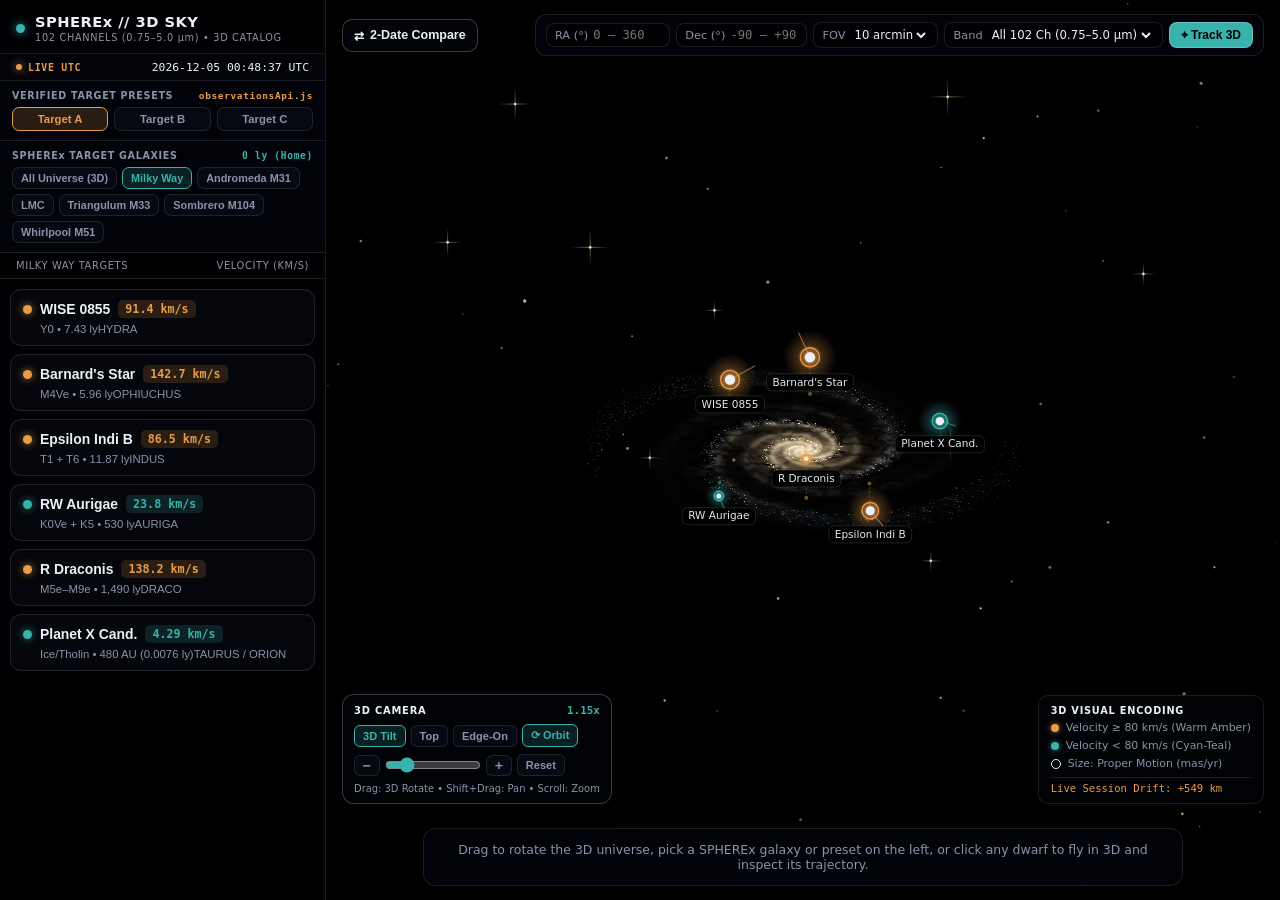
<file: index.html>
<!DOCTYPE html>
<html lang="en">
<head>
  <meta charset="UTF-8" />
  <meta name="viewport" content="width=device-width, initial-scale=1.0" />
  <title>SPHEREx 3D Universe — Multi-Galaxy Astrometry &amp; Real-Time Trajectories</title>
  <link rel="stylesheet" href="css.css" />
</head>
<body>
  <div class="app-shell">
    <!-- =========================================================
         FRONTEND 1 (F1) — Persistent Left 3D Universe, Presets & Catalog Sidebar
         ========================================================= -->
    <aside id="dwarf-sidebar" class="dwarf-sidebar" data-owner="F1" aria-label="SPHEREx 3D Universe Navigation">
      <div class="sidebar-header">
        <div class="sidebar-brand">
          <span class="status-beacon" aria-hidden="true"></span>
          <div>
            <h1 class="sidebar-title">SPHEREx // 3D SKY</h1>
            <p class="sidebar-subtitle">102 CHANNELS (0.75–5.0 µm) • 3D CATALOG</p>
          </div>
        </div>
        <button
          id="mobile-drawer-toggle"
          type="button"
          class="mobile-drawer-btn"
          aria-expanded="false"
          aria-controls="sidebar-collapsible-body"
        >
          <span id="mobile-drawer-label">Universe (11)</span>
          <span class="chevron" aria-hidden="true">▾</span>
        </button>
      </div>

      <!-- Real-Time UTC & Live Galactic Drift Strip -->
      <div class="realtime-strip" aria-label="Real-Time Telemetry Clock">
        <div class="rt-dot-wrap">
          <span class="rt-pulse" aria-hidden="true"></span>
          <span class="rt-tag">LIVE UTC</span>
        </div>
        <span id="live-utc-clock" class="rt-clock">2026-11-14 19:56:00 UTC</span>
      </div>

      <div id="sidebar-collapsible-body" class="sidebar-collapsible-body">
        <!-- F1: Verified Target Presets (Target A, Target B, Target C) -->
        <section class="presets-strip-box" aria-label="Verified Target Presets">
          <div class="switcher-header">
            <span>VERIFIED TARGET PRESETS</span>
            <span class="adapter-tag">observationsApi.js</span>
          </div>
          <div id="verified-presets-strip" class="preset-pill-row" role="group" aria-label="Verified target shortcuts">
            <button type="button" class="preset-pill is-active" data-preset="target-a" aria-pressed="true" title="Auto-fill verified multi-epoch coordinates for Target A">
              Target A
            </button>
            <button type="button" class="preset-pill" data-preset="target-b" aria-pressed="false" title="Auto-fill verified multi-epoch coordinates for Target B">
              Target B
            </button>
            <button type="button" class="preset-pill" data-preset="target-c" aria-pressed="false" title="Auto-fill verified multi-epoch coordinates for Target C">
              Target C
            </button>
          </div>
        </section>

        <!-- SPHEREx Target Galaxies Selector -->
        <section class="galaxy-switcher-box" aria-label="SPHEREx Target Galaxies">
          <div class="switcher-header">
            <span>SPHEREx TARGET GALAXIES</span>
            <span id="active-galaxy-dist" class="switcher-dist">3D Space</span>
          </div>
          <div id="galaxy-selector-strip" class="galaxy-pill-grid" role="tablist" aria-label="Select Galaxy">
            <!-- Populated dynamically by app.js -->
          </div>
        </section>

        <div class="sidebar-legend-mini">
          <span id="catalog-section-title">3D DWARFS &amp; SOURCES</span>
          <span>Velocity (km/s)</span>
        </div>

        <div id="dwarf-list-scroll" class="dwarf-list-scroll" role="listbox" aria-label="Celestial dwarfs and targets">
          <!-- Populated dynamically from authoritative 3D SPHEREx catalog -->
        </div>
      </div>
    </aside>

    <!-- =========================================================
         Main Right 3D Interactive Stage
         ========================================================= -->
    <main id="galaxy-stage" class="galaxy-stage">
      <!-- True 3D Projected Universe, Multi-Galaxy Disks, Dust Lanes & Trajectories Canvas -->
      <canvas id="sky-canvas" aria-label="Interactive 3D Galactic Universe"></canvas>

      <!-- Synchronized 3D-Projected SVG Overlay for Interactive Trajectory Labels & Clicks -->
      <svg id="trajectory-overlay" class="trajectory-overlay" aria-hidden="true">
        <g id="trajectory-camera-group"></g>
      </svg>

      <!-- Top Stage Bar: F1 Coordinate Query (RA, Dec, FOV arcmin, 102-ch Band) + F2 Compare & 3D Pop-up -->
      <header class="stage-topbar" data-owner="F1">
        <div class="topbar-left-actions">
          <button id="back-to-galaxy-btn" type="button" class="back-btn is-hidden" title="Return to 3D Universe Overview (Esc)">
            <span aria-hidden="true">←</span>
            <span>3D Overview</span>
            <kbd>Esc</kbd>
          </button>

          <button id="open-anim-modal-btn" type="button" class="anim-launch-btn is-hidden" title="Open 3D Dwarf Trajectory & Follow-Zoom Pop-up">
            <span aria-hidden="true">🎬</span>
            <span>3D Trajectory &amp; Speed</span>
          </button>

          <button id="open-compare-modal-btn" type="button" class="compare-launch-btn" title="Open F2 Two-Date Side-by-Side Observation Comparison">
            <span aria-hidden="true">⇄</span>
            <span>2-Date Compare</span>
          </button>
        </div>

        <form id="coordinate-form" class="coord-bar" autocomplete="off">
          <div class="coord-inputs">
            <label class="field-group" title="Right Ascension: 0 to 360 degrees">
              <span>RA (°)</span>
              <input id="ra-input" type="number" min="0" max="360" step="any" placeholder="0 – 360" required />
            </label>

            <label class="field-group" title="Declination: -90 to +90 degrees">
              <span>Dec (°)</span>
              <input id="dec-input" type="number" min="-90" max="90" step="any" placeholder="-90 – +90" required />
            </label>

            <label class="field-group compact" title="Field of View in arcminutes (e.g. 10 arcminutes)">
              <span>FOV</span>
              <select id="fov-select">
                <option value="5">5 arcmin</option>
                <option value="10" selected>10 arcmin</option>
                <option value="15">15 arcmin</option>
                <option value="30">30 arcmin</option>
              </select>
            </label>

            <label class="field-group compact" title="SPHEREx 102 infrared channels (0.75 to 5.0 µm)">
              <span>Band</span>
              <select id="detector-select">
                <option value="All 102 Ch (0.75–5.0 µm)" selected>All 102 Ch (0.75–5.0 µm)</option>
                <option value="Band 1 (0.75–1.11 µm)">Band 1 (0.75–1.11 µm)</option>
                <option value="Band 2 (1.11–1.64 µm)">Band 2 (1.11–1.64 µm)</option>
                <option value="Band 3 (1.64–2.42 µm)">Band 3 (1.64–2.42 µm)</option>
                <option value="Band 4 (2.42–3.82 µm)">Band 4 (2.42–3.82 µm)</option>
                <option value="Band 5 (3.82–4.42 µm)">Band 5 (3.82–4.42 µm)</option>
                <option value="Band 6 (4.42–5.00 µm)">Band 6 (4.42–5.00 µm)</option>
              </select>
            </label>

            <button type="submit" class="track-btn">⌖ Track 3D</button>
          </div>
        </form>
        <div id="form-error" class="form-error" role="alert"></div>
      </header>

      <!-- Easy 3D Camera Navigation & View Control Dock (Bottom-Left) -->
      <aside id="camera-controls-bar" class="camera-dock" aria-label="3D Camera Navigation Controls">
        <div class="cam-dock-top">
          <span class="cam-dock-title">3D CAMERA</span>
          <span id="cam-zoom-readout" class="cam-zoom-badge">1.00x</span>
        </div>

        <div class="cam-btn-row">
          <button id="cam-preset-3d" type="button" class="cam-pill active" title="Oblique 3D Galactic Tilt">3D Tilt</button>
          <button id="cam-preset-top" type="button" class="cam-pill" title="Top-Down Face-On View">Top</button>
          <button id="cam-preset-edge" type="button" class="cam-pill" title="Edge-On Galactic Plane View">Edge-On</button>
          <button id="cam-autorotate-btn" type="button" class="cam-pill active" title="Toggle Gentle 3D Orbital Drift">⟳ Orbit</button>
        </div>

        <div class="cam-btn-row">
          <button id="cam-zoom-out" type="button" class="cam-icon-btn" title="Zoom Out (−)">−</button>
          <input id="cam-zoom-slider" type="range" min="0.45" max="4.5" step="0.05" value="1" aria-label="3D Stage Zoom" />
          <button id="cam-zoom-in" type="button" class="cam-icon-btn" title="Zoom In (+)">+</button>
          <button id="cam-reset-btn" type="button" class="cam-pill" title="Reset 3D Camera (R)">Reset</button>
        </div>

        <div class="cam-gesture-hint">Drag: 3D Rotate • Shift+Drag: Pan • Scroll: Zoom</div>
      </aside>

      <!-- Visual Property Encoding & Real-Time Drift Legend -->
      <aside id="galaxy-legend" class="galaxy-legend" aria-label="3D Visual Encoding Legend">
        <div class="legend-title">3D VISUAL ENCODING</div>
        <div class="legend-row">
          <span class="swatch-dot high-vel"></span>
          <span>Velocity ≥ 80 km/s (Warm Amber)</span>
        </div>
        <div class="legend-row">
          <span class="swatch-dot low-vel"></span>
          <span>Velocity &lt; 80 km/s (Cyan-Teal)</span>
        </div>
        <div class="legend-row">
          <span class="swatch-size"></span>
          <span>Size: Proper Motion (mas/yr)</span>
        </div>
        <div id="live-realtime-drift" class="legend-live-metric">
          Live Session Drift: +0 km
        </div>
      </aside>

      <!-- 3D Hover Tooltip -->
      <div id="dwarf-tooltip" class="tooltip is-hidden" role="tooltip">
        <div class="tooltip-top">
          <span id="tooltip-name" class="tooltip-title"></span>
          <span id="tooltip-spec" class="tooltip-spec"></span>
        </div>
        <div id="tooltip-galaxy" class="tooltip-galaxy"></div>
        <div id="tooltip-type" class="tooltip-sub"></div>
        <div id="tooltip-coords" class="tooltip-coords"></div>
        <div id="tooltip-metrics" class="tooltip-metrics"></div>
        <div id="tooltip-kinematics" class="tooltip-kinematics"></div>
        <div id="tooltip-hint" class="tooltip-hint">Click to fly in 3D &amp; inspect real-time trajectory</div>
      </div>

      <!-- =========================================================
           FRONTEND 2 (F2) — Detailed 3D Dwarf & Astronomical Image Inspector
           ========================================================= -->
      <aside id="target-inspector" class="inspector-card is-closed" data-owner="F2" aria-label="Selected Dwarf Details">
        <div class="inspector-header">
          <div>
            <div class="insp-meta-row">
              <span id="insp-badge" class="insp-tag">Brown Dwarf</span>
              <span id="insp-flag" class="insp-flag">FLAGS: 0x00</span>
            </div>
            <h2 id="insp-title">WISE 0855</h2>
            <div id="insp-designation" class="insp-designation">WISE J085510.83−071442.5</div>
          </div>
          <button id="close-inspector" type="button" class="close-btn" title="Return to 3D Overview (Esc)">✕</button>
        </div>

        <!-- Action Buttons: 3D Trajectory Pop-up + F2 2-Date Comparison -->
        <div class="inspector-action-pair">
          <button id="inspector-anim-trigger" type="button" class="inspector-anim-btn">
            <span>🎬 3D Trajectory Pop-up</span>
            <span aria-hidden="true">↗</span>
          </button>
          <button id="inspector-compare-trigger" type="button" class="inspector-compare-btn">
            <span>⇄ Compare 2 Dates</span>
            <span aria-hidden="true">↗</span>
          </button>
        </div>

        <!-- 2-3 Sentence Descriptive Paragraph -->
        <p id="insp-summary" class="insp-summary"></p>

        <!-- Section 1: 3D Identity & Astrometry -->
        <section class="detail-section">
          <h3 class="section-heading">3D IDENTITY &amp; ASTROMETRY</h3>
          <dl class="detail-dl">
            <div class="dl-row">
              <dt>Host Galaxy</dt>
              <dd id="det-galaxy">—</dd>
            </div>
            <div class="dl-row">
              <dt>Classification</dt>
              <dd id="det-type">—</dd>
            </div>
            <div class="dl-row">
              <dt>Spectral Type</dt>
              <dd id="det-spectral">—</dd>
            </div>
            <div class="dl-row">
              <dt>Constellation</dt>
              <dd id="det-constellation">—</dd>
            </div>
            <div class="dl-row">
              <dt>ICRS RA / Dec</dt>
              <dd id="det-coords">—</dd>
            </div>
            <div class="dl-row">
              <dt>3D Vector (X, Y, Z)</dt>
              <dd id="det-xyz-3d">—</dd>
            </div>
          </dl>
        </section>

        <!-- Section 2: Physical Properties -->
        <section class="detail-section">
          <h3 class="section-heading">PHYSICAL PROPERTIES</h3>
          <div class="telemetry-grid">
            <div class="tele-cell">
              <span class="tele-label">EFFECTIVE TEMP</span>
              <span id="det-temp" class="tele-val">—</span>
            </div>
            <div class="tele-cell">
              <span class="tele-label">DISTANCE</span>
              <span id="det-dist-km" class="tele-val">—</span>
              <span id="det-dist-ly" class="tele-sub">—</span>
            </div>
            <div class="tele-cell">
              <span class="tele-label">MASS</span>
              <span id="det-mass" class="tele-val">—</span>
            </div>
            <div class="tele-cell">
              <span class="tele-label">RADIUS</span>
              <span id="det-radius" class="tele-val">—</span>
            </div>
            <div class="tele-cell full-span">
              <span class="tele-label">ESTIMATED AGE / STAGE</span>
              <span id="det-age" class="tele-val">—</span>
            </div>
          </div>
        </section>

        <!-- Section 3: Real-Time 3D Orbit & Trajectory Kinematics -->
        <section class="detail-section">
          <h3 class="section-heading">3D REAL-TIME KINEMATICS</h3>
          <div class="telemetry-grid">
            <div class="tele-cell accent-cell">
              <span class="tele-label">3D SPACE VELOCITY</span>
              <span id="det-vel-kms" class="tele-val">—</span>
              <span id="det-vel-kmh" class="tele-sub">—</span>
            </div>
            <div class="tele-cell accent-cell">
              <span class="tele-label">ANNUAL 3D TRAJECTORY</span>
              <span id="det-traj-yr" class="tele-val">—</span>
              <span id="det-traj-epoch" class="tele-sub">—</span>
            </div>
            <div class="tele-cell full-span live-cell">
              <span class="tele-label">REAL-TIME DISTANCE TRAVELED (SINCE LOCK)</span>
              <span id="det-live-km" class="tele-val live-val">0.0 km</span>
            </div>
            <div class="tele-cell">
              <span class="tele-label">VELOCITY COMPONENTS</span>
              <span id="det-vel-comp" class="tele-val">—</span>
            </div>
            <div class="tele-cell">
              <span class="tele-label">PROPER MOTION (μ)</span>
              <span id="det-pm" class="tele-val">—</span>
            </div>
          </div>
        </section>

        <!-- Section 4: Discovery & Survey Metadata -->
        <section class="detail-section">
          <h3 class="section-heading">DISCOVERY &amp; SURVEY METADATA</h3>
          <dl class="detail-dl">
            <div class="dl-row">
              <dt>Discovery</dt>
              <dd id="det-discovery">—</dd>
            </div>
            <div class="dl-row">
              <dt>Pipeline Quality</dt>
              <dd id="det-flag">—</dd>
            </div>
            <div class="dl-row">
              <dt>Active Band / FOV</dt>
              <dd id="det-band-fov">—</dd>
            </div>
          </dl>
        </section>

        <!-- Section 5: F2 Processed Cutout Viewer (.webp / .png) & 102-Channel Spectrum -->
        <section class="detail-section">
          <h3 class="section-heading">F2 SKY CUTOUT (.webp / .png) &amp; 102-CH SPECTRUM</h3>
          <p id="insp-desc" class="insp-desc"></p>

          <!-- Backend WCS-Aligned Sky Cutout Viewer -->
          <div id="cutout-viewer-box" class="cutout-box">
            <div class="cutout-header">
              <span>WCS SKY CUTOUT (.webp / .png)</span>
              <div class="cutout-btn-group">
                <button id="diff-mode-btn" type="button" class="diff-toggle" title="Subtract Epoch 1 to reveal motion dipole">
                  Diff: OFF
                </button>
                <button id="cutout-fullscreen-btn" type="button" class="diff-toggle" title="Toggle Full-Screen Cutout View">
                  ⛶ Full
                </button>
              </div>
            </div>
            <div class="cutout-subbar">
              <span id="cutout-epoch-label" class="cutout-epoch">Epoch 1 / 4</span>
              <span id="cutout-fov-label" class="cutout-fov">FOV 10 arcmin • WCS-ICRS</span>
            </div>
            <div class="cutout-media-stage">
              <img id="cutout-img" class="cutout-img-layer" alt="Backend WCS-aligned SPHEREx sky cutout" />
              <canvas id="cutout-canvas" width="290" height="150"></canvas>
            </div>
            <div class="cutout-legend">
              <span><i class="legend-dot ref"></i> Fixed Gaia Stars</span>
              <span><i class="legend-dot target"></i> Target PSF</span>
            </div>
          </div>

          <!-- 102-Channel SPHEREx Infrared Spectrum Plot (0.75 – 5.0 µm) -->
          <div class="spectrum-box">
            <div class="cutout-header">
              <span>SPHEREx 102-CHANNEL SPECTRUM</span>
              <span class="cutout-fov">0.75 – 5.0 µm</span>
            </div>
            <canvas id="spectrum-canvas" width="290" height="72"></canvas>
          </div>
        </section>
      </aside>

      <!-- =========================================================
           FRONTEND 3 (F3) — Bottom Timeline & Playback Controls
           ========================================================= -->
      <section id="timeline-dock" class="timeline-dock" data-owner="F3" aria-label="Observation timeline controls">
        <div id="timeline-status" class="timeline-status" role="status" aria-live="polite">
          Drag to rotate the 3D universe, pick a SPHEREx galaxy or preset on the left, or click any dwarf to fly in 3D and inspect its trajectory.
        </div>

        <div id="timeline-controls-body" class="tl-hidden">
          <div class="tl-meta">
            <div class="tl-info">
              <span id="epoch-badge" class="tl-badge">Epoch 1 / 4</span>
              <span id="epoch-date" class="tl-date">—</span>
              <span id="epoch-band" class="tl-band"></span>
            </div>
            <button id="blink-speed-btn" type="button" class="tl-speed" title="Toggle rapid blink speed">
              ⏱ Speed: 1x
            </button>
          </div>

          <div class="tl-row">
            <div class="tl-btns">
              <button id="btn-prev" type="button" class="tl-btn" title="Previous Observation (←)">⏮ Prev</button>
              <button id="btn-play" type="button" class="tl-btn primary" title="Play Observation Sequence (Space)">▶ Play</button>
              <button id="btn-pause" type="button" class="tl-btn" title="Pause Observation Sequence">⏸ Pause</button>
              <button id="btn-next" type="button" class="tl-btn" title="Next Observation (→)">Next ⏭</button>
            </div>

            <div class="tl-scrubber">
              <input id="epoch-slider" type="range" min="0" max="0" value="0" aria-label="Epoch scrubber" />
              <div id="epoch-ticks" class="tl-ticks"></div>
            </div>
          </div>
        </div>
      </section>
    </main>
  </div>

  <!-- =========================================================
       POP-UP 1: 3D Dwarf Trajectory & Auto-Follow Zoom Modal
       ========================================================= -->
  <div id="anim-modal-backdrop" class="modal-backdrop is-closed" role="dialog" aria-modal="true" aria-labelledby="modal-dwarf-title">
    <div class="anim-modal-card">
      <div class="modal-header">
        <div>
          <div id="modal-galaxy-subtitle" class="modal-eyebrow">3D DWARF TRAJECTORY &amp; REAL-TIME KINEMATICS</div>
          <h2 id="modal-dwarf-title" class="modal-title">WISE 0855 — 3D Trajectory Simulator</h2>
        </div>
        <button id="close-anim-modal" type="button" class="close-btn" title="Close Pop-up (Esc)">✕</button>
      </div>

      <!-- Live 3D Trajectory Canvas with Auto-Follow Camera Lock -->
      <div class="modal-canvas-wrap">
        <canvas id="modal-sim-canvas" width="730" height="330"></canvas>

        <div class="modal-hud-overlay">
          <div class="hud-chip">
            <span class="hud-lbl">SIMULATION EPOCH</span>
            <span id="hud-sim-year" class="hud-val">2026.87</span>
          </div>
          <div class="hud-chip">
            <span class="hud-lbl">3D TRAJECTORY DISTANCE</span>
            <span id="hud-sim-km" class="hud-val">0.00 × 10⁹ km</span>
          </div>
          <div class="hud-chip">
            <span class="hud-lbl">3D SPACE VELOCITY</span>
            <span id="hud-sim-vel" class="hud-val">91.4 km/s</span>
          </div>
          <div class="hud-chip">
            <span class="hud-lbl">CAMERA ZOOM &amp; LOCK</span>
            <span id="hud-sim-zoom" class="hud-val">1.0x • FOLLOW</span>
          </div>
        </div>

        <div class="modal-canvas-hint">
          Drag: 3D Rotate • Scroll: Zoom (Camera auto-tracks dwarf along trajectory)
        </div>
      </div>

      <!-- Speed, Follow-Lock Zoom, 3D Angle & Timeline Controls -->
      <div class="modal-controls-panel">
        <div class="modal-control-row">
          <div class="modal-play-group">
            <button id="modal-play-btn" type="button" class="modal-btn primary">⏸ Pause</button>
            <button id="modal-dir-btn" type="button" class="modal-btn" title="Toggle Forward / Reverse">⇄ Forward</button>
            <button id="modal-reset-btn" type="button" class="modal-btn">↺ Reset</button>
          </div>

          <div class="modal-play-group">
            <button
              id="modal-follow-btn"
              type="button"
              class="follow-lock-btn is-locked"
              aria-pressed="true"
              title="Keep dwarf centered in frame while zooming along its 3D trajectory"
            >
              🎯 Follow Dwarf: ON
            </button>
            <button id="modal-recenter-btn" type="button" class="modal-btn" title="Re-center camera on dwarf">
              ⌖ Center
            </button>
          </div>
        </div>

        <div class="modal-control-row">
          <div class="modal-speed-group" role="group" aria-label="Simulation speed presets">
            <span class="ctrl-label">SPEED:</span>
            <button type="button" class="speed-pill" data-speed="0.0000000317" title="1 real second = 1 real second">Real-Time</button>
            <button type="button" class="speed-pill" data-speed="0.25">0.25x</button>
            <button type="button" class="speed-pill" data-speed="0.5">0.5x</button>
            <button type="button" class="speed-pill active" data-speed="1">1x</button>
            <button type="button" class="speed-pill" data-speed="2.5">2.5x</button>
            <button type="button" class="speed-pill" data-speed="5">5x</button>
            <button type="button" class="speed-pill" data-speed="10">10x</button>
          </div>

          <div class="modal-inline-slider">
            <input id="modal-speed-slider" type="range" min="0.1" max="10" step="0.1" value="1" aria-label="Fine simulation speed" />
            <span id="modal-speed-readout" class="mono-readout">1.0x</span>
          </div>
        </div>

        <div class="modal-control-row">
          <div class="modal-speed-group" role="group" aria-label="Trajectory zoom presets">
            <span class="ctrl-label">ZOOM:</span>
            <button type="button" class="zoom-pill active" data-zoom="1">1x</button>
            <button type="button" class="zoom-pill" data-zoom="2">2x</button>
            <button type="button" class="zoom-pill" data-zoom="4">4x</button>
            <button type="button" class="zoom-pill" data-zoom="6">6x</button>
          </div>

          <div class="modal-inline-slider">
            <input id="modal-zoom-slider" type="range" min="0.6" max="8" step="0.1" value="1" aria-label="Continuous zoom slider" />
            <span id="modal-zoom-readout" class="mono-readout">1.0x</span>
          </div>

          <div class="modal-speed-group" role="group" aria-label="3D view angle presets">
            <span class="ctrl-label">3D VIEW:</span>
            <button type="button" class="view3d-pill active" data-view="oblique">3D Tilt</button>
            <button type="button" class="view3d-pill" data-view="top">Top</button>
            <button type="button" class="view3d-pill" data-view="side">Side</button>
          </div>
        </div>

        <div class="modal-scrubber-row">
          <span class="ctrl-label">EPOCH (2020–2035):</span>
          <input id="modal-time-slider" type="range" min="0" max="15" step="0.02" value="6.87" />
          <span id="modal-year-readout" class="mono-readout">2026.9</span>
        </div>

        <div class="modal-toggles-row">
          <label class="toggle-chip">
            <input id="chk-sim-vector" type="checkbox" checked />
            <span>3D Velocity Vector</span>
          </label>
          <label class="toggle-chip">
            <input id="chk-sim-parallax" type="checkbox" checked />
            <span>Parallax Wobble</span>
          </label>
          <label class="toggle-chip">
            <input id="chk-sim-trail" type="checkbox" checked />
            <span>3D Trajectory Ribbon</span>
          </label>
          <label class="toggle-chip">
            <input id="chk-sim-grid" type="checkbox" checked />
            <span>3D Coordinate Grid</span>
          </label>
        </div>
      </div>
    </div>
  </div>

  <!-- =========================================================
       POP-UP 2 (F2): Two-Date Side-by-Side Observation Comparison Modal
       ========================================================= -->
  <div id="compare-modal-backdrop" class="modal-backdrop is-closed" data-owner="F2" role="dialog" aria-modal="true" aria-labelledby="compare-modal-title">
    <div class="compare-modal-card">
      <div class="modal-header">
        <div>
          <div id="compare-modal-subtitle" class="modal-eyebrow">F2 // TWO-DATE SIDE-BY-SIDE OBSERVATION COMPARISON</div>
          <h2 id="compare-modal-title" class="modal-title">WISE 0855 — Before / After Epoch Comparison</h2>
        </div>
        <button id="close-compare-modal" type="button" class="close-btn" title="Close Comparison (Esc)">✕</button>
      </div>

      <div class="compare-split-grid">
        <!-- Date A (Before Observation) -->
        <article class="compare-pane">
          <div class="compare-pane-top">
            <span class="epoch-tag-a">OBSERVATION A // BEFORE</span>
            <select id="compare-select-a" class="compare-epoch-select" aria-label="Select first observation date"></select>
          </div>
          <div class="compare-img-box">
            <img id="compare-img-a" class="compare-img" alt="Before observation date cutout" />
          </div>
          <div class="compare-pane-meta">
            <span id="compare-meta-date-a">Date: 2025-05-12</span>
            <span id="compare-meta-band-a">0.75–5.0 µm • 102 Ch</span>
            <span id="compare-meta-fov-a">FOV: 10 arcmin</span>
          </div>
        </article>

        <!-- Clear Visual Divider -->
        <div class="compare-vs-divider" aria-hidden="true">
          <span class="vs-line"></span>
          <span class="vs-badge">VS</span>
          <span class="vs-line"></span>
        </div>

        <!-- Date B (After Observation) -->
        <article class="compare-pane">
          <div class="compare-pane-top">
            <span class="epoch-tag-b">OBSERVATION B // AFTER</span>
            <select id="compare-select-b" class="compare-epoch-select" aria-label="Select second observation date"></select>
          </div>
          <div class="compare-img-box">
            <img id="compare-img-b" class="compare-img" alt="After observation date cutout" />
          </div>
          <div class="compare-pane-meta">
            <span id="compare-meta-date-b">Date: 2026-11-14</span>
            <span id="compare-meta-band-b">0.75–5.0 µm • 102 Ch</span>
            <span id="compare-meta-fov-b">FOV: 10 arcmin</span>
          </div>
        </article>
      </div>
    </div>
  </div>

  <script src="main.js"></script>
</body>
</html>
</file>
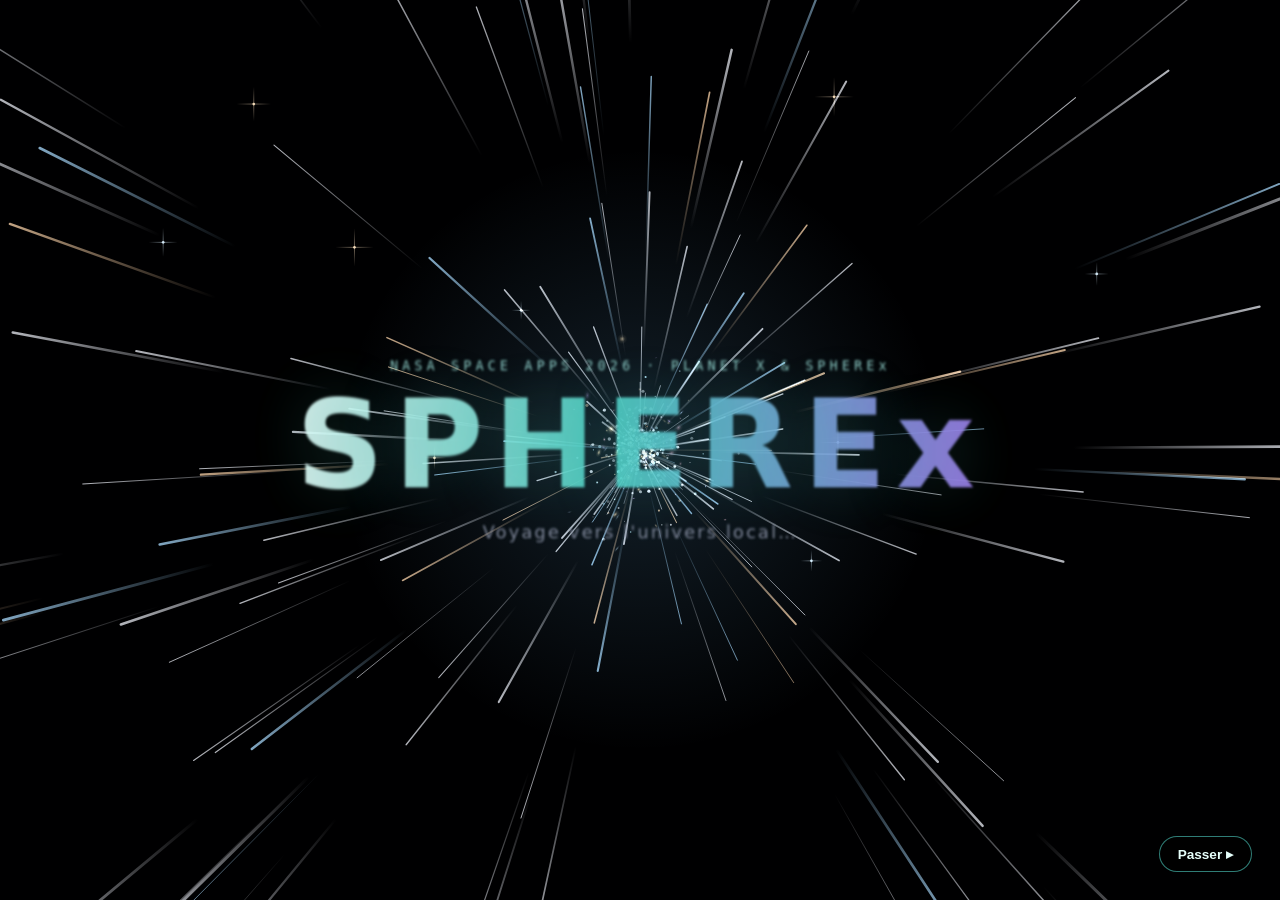
<file: frontend/index.html>
<!DOCTYPE html>
<html lang="en">
<head>
  <meta charset="UTF-8" />
  <meta name="viewport" content="width=device-width, initial-scale=1.0" />
  <title>SPHEREx 3D Universe — Astrometry &amp; Real-Time Trajectories</title>
  <link rel="stylesheet" href="css.css" />
</head>
<body>
  <div class="app-shell">
    <!-- =========================================================
         FRONTEND 1 (F1) — Persistent Left 3D Universe, Presets & Catalog Sidebar
         ========================================================= -->
    <aside id="dwarf-sidebar" class="dwarf-sidebar" data-owner="F1" aria-label="SPHEREx 3D Universe Navigation">
      <div class="sidebar-header">
        <div class="sidebar-brand">
          <span class="status-beacon" aria-hidden="true"></span>
          <div>
            <h1 class="sidebar-title">SPHEREx // 3D SKY</h1>
            <p class="sidebar-subtitle">102 CHANNELS (0.75–5.0 µm) • 3D CATALOG</p>
          </div>
        </div>
        <button
          id="mobile-drawer-toggle"
          type="button"
          class="mobile-drawer-btn"
          aria-expanded="false"
          aria-controls="sidebar-collapsible-body"
        >
          <span id="mobile-drawer-label">Universe (11)</span>
          <span class="chevron" aria-hidden="true">▾</span>
        </button>
      </div>

      <!-- Real-Time UTC & Live Galactic Drift Strip -->
      <div class="realtime-strip" aria-label="Real-Time Telemetry Clock">
        <div class="rt-dot-wrap">
          <span class="rt-pulse" aria-hidden="true"></span>
          <span class="rt-tag">LIVE UTC</span>
        </div>
        <span id="live-utc-clock" class="rt-clock">2026-11-14 19:56:00 UTC</span>
      </div>

      <div id="sidebar-collapsible-body" class="sidebar-collapsible-body">
        <!-- F1: Verified Target Presets (Target A, Target B, Target C) -->
        <section class="presets-strip-box" aria-label="Verified Target Presets">
          <div class="switcher-header">
            <span>VERIFIED TARGET PRESETS</span>
            <span class="adapter-tag">observationsApi.js</span>
          </div>
          <div id="verified-presets-strip" class="preset-pill-row" role="group" aria-label="Verified target shortcuts">
            <button type="button" class="preset-pill is-active" data-preset="target-a" aria-pressed="true" title="Auto-fill verified multi-epoch coordinates for Target A">
              Target A
            </button>
            <button type="button" class="preset-pill" data-preset="target-b" aria-pressed="false" title="Auto-fill verified multi-epoch coordinates for Target B">
              Target B
            </button>
            <button type="button" class="preset-pill" data-preset="target-c" aria-pressed="false" title="Auto-fill verified multi-epoch coordinates for Target C">
              Target C
            </button>
          </div>
        </section>

        <div class="sidebar-legend-mini">
          <span id="catalog-section-title">OBJETS À SUIVRE</span>
          <span>Velocity (km/s)</span>
        </div>

        <div id="dwarf-list-scroll" class="dwarf-list-scroll" role="listbox" aria-label="Celestial dwarfs and targets">
          <!-- Populated dynamically from authoritative 3D SPHEREx catalog -->
        </div>
      </div>
    </aside>

    <!-- =========================================================
         Main Right 3D Interactive Stage
         ========================================================= -->
    <main id="galaxy-stage" class="galaxy-stage">
      <!-- True 3D Projected Universe, Multi-Galaxy Disks, Dust Lanes & Trajectories Canvas -->
      <canvas id="sky-canvas" aria-label="Interactive 3D Galactic Universe"></canvas>

      <!-- Animation d'ouverture : arrivée depuis le fond de l'espace -->
      <div id="intro-overlay" class="intro-overlay is-hidden" aria-hidden="true">
        <div class="intro-title">
          <div class="intro-eyebrow">NASA SPACE APPS 2026 · PLANET X &amp; SPHEREx</div>
          <div class="intro-main">SPHEREx</div>
          <div class="intro-sub">Voyage vers l'univers local…</div>
        </div>
        <button id="intro-skip" type="button" class="intro-skip">Passer ▸</button>
      </div>

      <!-- Synchronized 3D-Projected SVG Overlay for Interactive Trajectory Labels & Clicks -->
      <svg id="trajectory-overlay" class="trajectory-overlay" aria-hidden="true">
        <g id="trajectory-camera-group"></g>
      </svg>

      <!-- Top Stage Bar: F1 Coordinate Query (RA, Dec, FOV arcmin, 102-ch Band) + F2 Compare & 3D Pop-up -->
      <header class="stage-topbar" data-owner="F1">
        <div class="topbar-left-actions">
          <button id="back-to-galaxy-btn" type="button" class="back-btn is-hidden" title="Return to 3D Universe Overview (Esc)">
            <span aria-hidden="true">←</span>
            <span>3D Overview</span>
            <kbd>Esc</kbd>
          </button>

          <button id="open-compare-modal-btn" type="button" class="compare-launch-btn" title="Open F2 Two-Date Side-by-Side Observation Comparison">
            <span aria-hidden="true">⇄</span>
            <span>2-Date Compare</span>
          </button>
        </div>

        <form id="coordinate-form" class="coord-bar" autocomplete="off">
          <div class="coord-inputs">
            <label class="field-group" title="Right Ascension: 0 to 360 degrees">
              <span>RA (°)</span>
              <input id="ra-input" type="text" inputmode="decimal" lang="en" placeholder="0 – 360" required />
            </label>

            <label class="field-group" title="Declination: -90 to +90 degrees">
              <span>Dec (°)</span>
              <input id="dec-input" type="text" inputmode="decimal" lang="en" placeholder="-90 – +90" required />
            </label>

            <label class="field-group fov-group" title="Champ de vue : taille de la zone autour de la cible, de 1 à 12 minutes d'arc">
              <span>FOV</span>
              <!-- liste de valeurs + « Autre… » pour taper sa propre valeur -->
              <select id="fov-preset">
                <option value="2">2 arcmin</option>
                <option value="3">3 arcmin</option>
                <option value="4">4 arcmin</option>
                <option value="5">5 arcmin</option>
                <option value="6">6 arcmin</option>
                <option value="8">8 arcmin</option>
                <option value="10" selected>10 arcmin</option>
                <option value="12">12 arcmin</option>
                <option value="custom">✎ Autre…</option>
              </select>
              <!-- valeur réellement utilisée (lue par le code) ; visible seulement pour « Autre… » -->
              <input id="fov-select" class="fov-custom is-hidden" type="text" inputmode="decimal" lang="en"
                     value="10" placeholder="1 – 12" aria-label="FOV en minutes d'arc" />
              <span class="fov-unit is-hidden">arcmin</span>
            </label>



          </div>
          <!-- à droite : choix de la bande + grand bouton -->
          <div class="coord-right">
            <!-- Band retiré de l'interface : toutes les bandes sont utilisées -->
            <input id="detector-select" type="hidden" value="All 102 Ch (0.75–5.0 µm)" />
            <button type="submit" class="track-btn">⌖ Track 3D</button>
          </div>
        </form>
        <div id="form-error" class="form-error" role="alert"></div>
      </header>

      <!-- Easy 3D Camera Navigation & View Control Dock (Bottom-Left) -->
      <aside id="camera-controls-bar" class="camera-dock" aria-label="3D Camera Navigation Controls">
        <div class="cam-dock-top">
          <span class="cam-dock-title">3D CAMERA</span>
          <span id="cam-zoom-readout" class="cam-zoom-badge">1.00x</span>
        </div>

        <div class="cam-btn-row">
          <button id="cam-preset-3d" type="button" class="cam-pill active" title="Oblique 3D Galactic Tilt">3D Tilt</button>
          <button id="cam-preset-top" type="button" class="cam-pill" title="Top-Down Face-On View">Top</button>
          <button id="cam-preset-edge" type="button" class="cam-pill" title="Edge-On Galactic Plane View">Edge-On</button>
          <button id="cam-autorotate-btn" type="button" class="cam-pill active" title="Toggle Gentle 3D Orbital Drift">⟳ Orbit</button>
        </div>

        <div class="cam-btn-row">
          <button id="cam-zoom-out" type="button" class="cam-icon-btn" title="Zoom Out (−)">−</button>
          <input id="cam-zoom-slider" type="range" min="0.45" max="4.5" step="0.05" value="1" aria-label="3D Stage Zoom" />
          <button id="cam-zoom-in" type="button" class="cam-icon-btn" title="Zoom In (+)">+</button>
          <button id="cam-reset-btn" type="button" class="cam-pill" title="Reset 3D Camera (R)">Reset</button>
        </div>

        <div class="cam-gesture-hint">Drag: 3D Rotate • Shift+Drag: Pan • Scroll: Zoom</div>
      </aside>

      <!-- Visual Property Encoding & Real-Time Drift Legend -->
      <aside id="galaxy-legend" class="galaxy-legend" aria-label="3D Visual Encoding Legend">
        <div class="legend-title">3D VISUAL ENCODING</div>
        <div class="legend-row">
          <span class="swatch-dot high-vel"></span>
          <span>Velocity ≥ 80 km/s (Warm Amber)</span>
        </div>
        <div class="legend-row">
          <span class="swatch-dot low-vel"></span>
          <span>Velocity &lt; 80 km/s (Cyan-Teal)</span>
        </div>
        <div class="legend-row">
          <span class="swatch-size"></span>
          <span>Size: Proper Motion (mas/yr)</span>
        </div>
        <div id="live-realtime-drift" class="legend-live-metric">
          Live Session Drift: +0 km
        </div>
      </aside>

      <!-- 3D Hover Tooltip -->
      <div id="dwarf-tooltip" class="tooltip is-hidden" role="tooltip">
        <div class="tooltip-top">
          <span id="tooltip-name" class="tooltip-title"></span>
          <span id="tooltip-spec" class="tooltip-spec"></span>
        </div>
        <div id="tooltip-type" class="tooltip-sub"></div>
        <div id="tooltip-coords" class="tooltip-coords"></div>
        <div id="tooltip-metrics" class="tooltip-metrics"></div>
        <div id="tooltip-kinematics" class="tooltip-kinematics"></div>
        <div id="tooltip-hint" class="tooltip-hint">Click to fly in 3D &amp; inspect real-time trajectory</div>
      </div>

      <!-- =========================================================
           FRONTEND 2 (F2) — Detailed 3D Dwarf & Astronomical Image Inspector
           ========================================================= -->
      <aside id="target-inspector" class="inspector-card is-closed" data-owner="F2" aria-label="Selected Dwarf Details">
        <div class="inspector-header">
          <div>
            <div class="insp-meta-row">
              <span id="insp-badge" class="insp-tag">Brown Dwarf</span>
            </div>
            <h2 id="insp-title">WISE 0855</h2>
            <div id="insp-designation" class="insp-designation">WISE J085510.83−071442.5</div>
          </div>
          <button id="close-inspector" type="button" class="close-btn" title="Return to 3D Overview (Esc)">✕</button>
        </div>

        <!-- Action Button: F2 2-Date Comparison (pop-up « 3D Trajectory » retiré) -->
        <div class="inspector-action-pair">
          <button id="inspector-compare-trigger" type="button" class="inspector-compare-btn">
            <span>⇄ Compare 2 Dates</span>
            <span aria-hidden="true">↗</span>
          </button>
        </div>

        <!-- 2-3 Sentence Descriptive Paragraph -->
        <p id="insp-summary" class="insp-summary"></p>

        <!-- Vidéo SPHEREx de la cible (données réelles) -->
        <section class="detail-section">

          <!-- Backend WCS-Aligned Sky Cutout Viewer -->
          <div id="cutout-viewer-box" class="cutout-box">
            <div class="cutout-header">
              <span class="cutout-title">
                <span class="ct-dot" aria-hidden="true"></span>
                <span class="ct-text">
                  <span class="ct-main">Vidéo SPHEREx</span>
                  <span class="ct-sub">Réelle · MP4</span>
                </span>
              </span>
              <div class="cutout-btn-group">
                <button id="marker-toggle-btn" type="button" class="diff-toggle active" title="Afficher / masquer le repère de la cible">
                  ◎ Cible: ON
                </button>
                <button id="cutout-fullscreen-btn" type="button" class="diff-toggle" title="Ouvrir la grande fenêtre vidéo SPHEREx">
                  ⛶ Full
                </button>
              </div>
            </div>
            <div class="cutout-subbar">
              <span id="cutout-epoch-label" class="cutout-epoch">Epoch 1 / 4</span>
              <span id="cutout-fov-label" class="cutout-fov">FOV 10 arcmin • WCS-ICRS</span>
            </div>
            <!-- Fraîcheur des données : SPHEREx publie de nouvelles images chaque semaine -->
            <div id="data-freshness" class="data-freshness is-hidden" role="status" aria-live="polite">
              <span class="df-icon" aria-hidden="true">🛰</span>
              <span class="df-text"></span>
            </div>
            <!-- Nouvelles images intégrées pendant que la page est ouverte -->
            <div id="data-update-toast" class="data-update-toast is-hidden" role="alert">
              <span class="dut-text"></span>
              <button id="data-update-show" type="button" class="dut-btn">Afficher</button>
            </div>
            <!-- Choix de la vue : tous les groupes (par défaut) ou un seul groupe -->
            <div id="group-picker" class="group-picker is-hidden">
              <div class="group-picker-head">
                <div class="group-picker-title">
                  <span class="gp-icon" aria-hidden="true">◈</span>
                  <span>Groupe affiché</span>
                </div>
                <div class="gp-nav">
                  <span id="group-count" class="gp-count">1 / 1</span>
                  <button id="group-prev" type="button" class="gp-arrow" title="Groupe précédent" aria-label="Groupe précédent">‹</button>
                  <button id="group-next" type="button" class="gp-arrow" title="Groupe suivant" aria-label="Groupe suivant">›</button>
                </div>
              </div>
              <!-- une carte cliquable par vue : « Tous les groupes » puis chaque groupe, dans une barre qui défile -->
              <div id="group-cards" class="group-cards" role="listbox" aria-label="Groupe affiché" tabindex="0"></div>
              <select id="group-select" class="is-hidden" aria-hidden="true" tabindex="-1"></select>
            </div>
            <!-- Remarque sur l'image affichée (désaccord, nouveau bloc…) : à droite, en grand -->
            <div id="epoch-note" class="tl-note" aria-live="polite"></div>
            <!-- Message court sur l'accord entre groupes (désaccord, image aberrante…) -->
            <div id="group-alert" class="group-alert is-hidden" role="status">
              <div class="ga-title"></div>
              <div class="ga-msg"></div>
            </div>
            <div class="cutout-media-stage">
              <img id="cutout-img" class="cutout-img-layer" alt="Backend WCS-aligned SPHEREx sky cutout" />
              <!-- Vidéo MP4 du backend (ciel seul) ; date, λ, groupe dans la frise en bas -->
              <video id="cutout-video" class="cutout-img-layer" muted playsinline preload="auto"></video>
              <!-- Repère de la cible, dessiné par-dessus la vidéo (la vidéo reste le ciel brut) -->
              <canvas id="cutout-marker-canvas" aria-hidden="true"></canvas>
              <canvas id="cutout-canvas" width="290" height="150"></canvas>
            </div>
          </div>

        </section>
      </aside>

      <!-- =========================================================
           FRONTEND 3 (F3) — Bottom Timeline & Playback Controls
           ========================================================= -->
      <section id="timeline-dock" class="timeline-dock" data-owner="F3" aria-label="Observation timeline controls">
        <div id="timeline-status" class="timeline-status" role="status" aria-live="polite">
          Drag to rotate the 3D universe, pick an object on the left, or click any object to fly in 3D and inspect its trajectory.
        </div>

        <div id="timeline-controls-body" class="tl-hidden">
          <div class="tl-meta">
            <div class="tl-info">
              <span id="epoch-badge" class="tl-badge">Epoch 1 / 4</span>
              <span id="epoch-date" class="tl-date">—</span>
              <span id="epoch-band" class="tl-band"></span>
            </div>
            <!-- Vitesse de lecture : un bouton par vitesse (molette = vitesse suivante / précédente) -->
            <div id="speed-control" class="speed-control" role="group" aria-label="Vitesse de lecture"
                 title="Vitesse de lecture de la vidéo (molette ou touches - / + pour changer)">
              <span class="sc-label"><span class="sc-icon" aria-hidden="true">⏱</span> Vitesse</span>
              <div class="sc-track">
                <button type="button" class="sc-btn" data-rate="0.25" aria-pressed="false">×0.25</button>
                <button type="button" class="sc-btn" data-rate="0.5" aria-pressed="false">×0.5</button>
                <button type="button" class="sc-btn active" data-rate="1" aria-pressed="true">×1</button>
                <button type="button" class="sc-btn" data-rate="2" aria-pressed="false">×2</button>
                <button type="button" class="sc-btn" data-rate="4" aria-pressed="false">×4</button>
              </div>
            </div>
          </div>

          <!-- Date, détecteur et longueur d'onde de l'image affichée : bien visibles -->
          <div id="epoch-readout" class="epoch-readout" aria-live="polite">
            <div class="ro-item ro-date-item">
              <span class="ro-lbl">📅 Date (UTC)</span>
              <span id="ro-date" class="ro-val">—</span>
            </div>
            <div class="ro-item">
              <span class="ro-lbl">🔭 Détecteur</span>
              <span id="ro-det" class="ro-val">—</span>
            </div>
            <div class="ro-item">
              <span class="ro-lbl">🌈 Longueur d'onde</span>
              <span id="ro-wl" class="ro-val">—</span>
            </div>
          </div>

          <div class="tl-row">
            <div class="tl-btns">
              <button id="btn-prev" type="button" class="tl-btn" title="Previous Observation (←)">⏮ Prev</button>
              <button id="btn-play" type="button" class="tl-btn primary" title="Play Observation Sequence (Space)">▶ Play</button>
              <button id="btn-pause" type="button" class="tl-btn" title="Pause Observation Sequence">⏸ Pause</button>
              <button id="btn-next" type="button" class="tl-btn" title="Next Observation (→)">Next ⏭</button>
            </div>

            <div class="tl-scrubber">
              <input id="epoch-slider" type="range" min="0" max="0" value="0" aria-label="Epoch scrubber" />
              <div id="epoch-ticks" class="tl-ticks"></div>
            </div>
          </div>
        </div>
      </section>
    </main>
  </div>

  <!-- =========================================================
       POP-UP 1: 3D Dwarf Trajectory & Auto-Follow Zoom Modal
       ========================================================= -->
  <!-- =========================================================
       Vidéo SPHEREx de l'objet (clic sur l'objet) : vidéo + frise + choix du groupe + message
       Les éléments du panneau de droite y sont DÉPLACÉS pendant l'ouverture (même état).
       ========================================================= -->
  <div id="video-modal-backdrop" class="modal-backdrop is-closed" role="dialog" aria-modal="true" aria-labelledby="video-modal-title">
    <div class="video-modal-card">
      <div class="modal-header">
        <div>
          <div class="modal-eyebrow">SPHEREX • IMAGES RÉELLES ALIGNÉES SUR LE CIEL</div>
          <h2 id="video-modal-title" class="modal-title">Vidéo SPHEREx</h2>
        </div>
        <button id="close-video-modal" type="button" class="close-btn" title="Fermer (Échap)">✕</button>
      </div>
      <div class="video-modal-body">
        <div id="video-modal-main" class="video-modal-main"></div>
        <aside id="video-modal-side" class="video-modal-side"></aside>
      </div>
    </div>
  </div>

  <div id="anim-modal-backdrop" class="modal-backdrop is-closed" role="dialog" aria-modal="true" aria-labelledby="modal-dwarf-title">
    <div class="anim-modal-card">
      <div class="modal-header">
        <div>
          <div id="modal-galaxy-subtitle" class="modal-eyebrow">3D DWARF TRAJECTORY &amp; REAL-TIME KINEMATICS</div>
          <h2 id="modal-dwarf-title" class="modal-title">WISE 0855 — 3D Trajectory Simulator</h2>
        </div>
        <button id="close-anim-modal" type="button" class="close-btn" title="Close Pop-up (Esc)">✕</button>
      </div>

      <!-- Live 3D Trajectory Canvas with Auto-Follow Camera Lock -->
      <div class="modal-canvas-wrap">
        <canvas id="modal-sim-canvas" width="730" height="330"></canvas>

        <div class="modal-hud-overlay">
          <div class="hud-chip">
            <span class="hud-lbl">SIMULATION EPOCH</span>
            <span id="hud-sim-year" class="hud-val">2026.87</span>
          </div>
          <div class="hud-chip">
            <span class="hud-lbl">3D TRAJECTORY DISTANCE</span>
            <span id="hud-sim-km" class="hud-val">0.00 × 10⁹ km</span>
          </div>
          <div class="hud-chip">
            <span class="hud-lbl">3D SPACE VELOCITY</span>
            <span id="hud-sim-vel" class="hud-val">91.4 km/s</span>
          </div>
          <div class="hud-chip">
            <span class="hud-lbl">CAMERA ZOOM &amp; LOCK</span>
            <span id="hud-sim-zoom" class="hud-val">1.0x • FOLLOW</span>
          </div>
        </div>

        <div class="modal-canvas-hint">
          Drag: 3D Rotate • Scroll: Zoom (Camera auto-tracks dwarf along trajectory)
        </div>
      </div>

      <!-- Speed, Follow-Lock Zoom, 3D Angle & Timeline Controls -->
      <div class="modal-controls-panel">
        <div class="modal-control-row">
          <div class="modal-play-group">
            <button id="modal-play-btn" type="button" class="modal-btn primary">⏸ Pause</button>
            <button id="modal-dir-btn" type="button" class="modal-btn" title="Toggle Forward / Reverse">⇄ Forward</button>
            <button id="modal-reset-btn" type="button" class="modal-btn">↺ Reset</button>
          </div>

          <div class="modal-play-group">
            <button
              id="modal-follow-btn"
              type="button"
              class="follow-lock-btn is-locked"
              aria-pressed="true"
              title="Keep dwarf centered in frame while zooming along its 3D trajectory"
            >
              🎯 Follow Dwarf: ON
            </button>
            <button id="modal-recenter-btn" type="button" class="modal-btn" title="Re-center camera on dwarf">
              ⌖ Center
            </button>
          </div>
        </div>

        <div class="modal-control-row">
          <div class="modal-speed-group" role="group" aria-label="Simulation speed presets">
            <span class="ctrl-label">SPEED:</span>
            <button type="button" class="speed-pill" data-speed="0.0000000317" title="1 real second = 1 real second">Real-Time</button>
            <button type="button" class="speed-pill" data-speed="0.25">0.25x</button>
            <button type="button" class="speed-pill" data-speed="0.5">0.5x</button>
            <button type="button" class="speed-pill active" data-speed="1">1x</button>
            <button type="button" class="speed-pill" data-speed="2.5">2.5x</button>
            <button type="button" class="speed-pill" data-speed="5">5x</button>
            <button type="button" class="speed-pill" data-speed="10">10x</button>
          </div>

          <div class="modal-inline-slider">
            <input id="modal-speed-slider" type="range" min="0.1" max="10" step="0.1" value="1" aria-label="Fine simulation speed" />
            <span id="modal-speed-readout" class="mono-readout">1.0x</span>
          </div>
        </div>

        <div class="modal-control-row">
          <div class="modal-speed-group" role="group" aria-label="Trajectory zoom presets">
            <span class="ctrl-label">ZOOM:</span>
            <button type="button" class="zoom-pill active" data-zoom="1">1x</button>
            <button type="button" class="zoom-pill" data-zoom="2">2x</button>
            <button type="button" class="zoom-pill" data-zoom="4">4x</button>
            <button type="button" class="zoom-pill" data-zoom="6">6x</button>
          </div>

          <div class="modal-inline-slider">
            <input id="modal-zoom-slider" type="range" min="0.6" max="8" step="0.1" value="1" aria-label="Continuous zoom slider" />
            <span id="modal-zoom-readout" class="mono-readout">1.0x</span>
          </div>

          <div class="modal-speed-group" role="group" aria-label="3D view angle presets">
            <span class="ctrl-label">3D VIEW:</span>
            <button type="button" class="view3d-pill active" data-view="oblique">3D Tilt</button>
            <button type="button" class="view3d-pill" data-view="top">Top</button>
            <button type="button" class="view3d-pill" data-view="side">Side</button>
          </div>
        </div>

        <div class="modal-scrubber-row">
          <span class="ctrl-label">EPOCH (2020–2035):</span>
          <input id="modal-time-slider" type="range" min="0" max="15" step="0.02" value="6.87" />
          <span id="modal-year-readout" class="mono-readout">2026.9</span>
        </div>

        <div class="modal-toggles-row">
          <label class="toggle-chip">
            <input id="chk-sim-vector" type="checkbox" checked />
            <span>3D Velocity Vector</span>
          </label>
          <label class="toggle-chip">
            <input id="chk-sim-parallax" type="checkbox" checked />
            <span>Parallax Wobble</span>
          </label>
          <label class="toggle-chip">
            <input id="chk-sim-trail" type="checkbox" checked />
            <span>3D Trajectory Ribbon</span>
          </label>
          <label class="toggle-chip">
            <input id="chk-sim-grid" type="checkbox" checked />
            <span>3D Coordinate Grid</span>
          </label>
        </div>
      </div>
    </div>
  </div>

  <!-- =========================================================
       POP-UP 2 (F2): Two-Date Side-by-Side Observation Comparison Modal
       ========================================================= -->
  <div id="compare-modal-backdrop" class="modal-backdrop is-closed" data-owner="F2" role="dialog" aria-modal="true" aria-labelledby="compare-modal-title">
    <div class="compare-modal-card">
      <div class="modal-header">
        <div>
          <div id="compare-modal-subtitle" class="modal-eyebrow">F2 // TWO-DATE SIDE-BY-SIDE OBSERVATION COMPARISON</div>
          <h2 id="compare-modal-title" class="modal-title">WISE 0855 — Before / After Epoch Comparison</h2>
        </div>
        <button id="close-compare-modal" type="button" class="close-btn" title="Close Comparison (Esc)">✕</button>
      </div>

      <div class="compare-split-grid">
        <!-- Date A (Before Observation) -->
        <article class="compare-pane">
          <div class="compare-pane-top">
            <span class="epoch-tag-a">OBSERVATION A // BEFORE</span>
            <select id="compare-select-a" class="compare-epoch-select" aria-label="Select first observation date"></select>
          </div>
          <div class="compare-img-box">
            <img id="compare-img-a" class="compare-img" alt="Before observation date cutout" />
            <canvas id="compare-marker-a" class="compare-marker" aria-hidden="true"></canvas>
          </div>
          <div class="compare-pane-meta">
            <span id="compare-meta-date-a">Date: 2025-05-12</span>
            <span id="compare-meta-band-a">0.75–5.0 µm • 102 Ch</span>
            <span id="compare-meta-fov-a">FOV: 10 arcmin</span>
          </div>
        </article>

        <!-- Clear Visual Divider -->
        <div class="compare-vs-divider" aria-hidden="true">
          <span class="vs-line"></span>
          <span class="vs-badge">VS</span>
          <span class="vs-line"></span>
        </div>

        <!-- Date B (After Observation) -->
        <article class="compare-pane">
          <div class="compare-pane-top">
            <span class="epoch-tag-b">OBSERVATION B // AFTER</span>
            <select id="compare-select-b" class="compare-epoch-select" aria-label="Select second observation date"></select>
          </div>
          <div class="compare-img-box">
            <img id="compare-img-b" class="compare-img" alt="After observation date cutout" />
            <canvas id="compare-marker-b" class="compare-marker" aria-hidden="true"></canvas>
          </div>
          <div class="compare-pane-meta">
            <span id="compare-meta-date-b">Date: 2026-11-14</span>
            <span id="compare-meta-band-b">0.75–5.0 µm • 102 Ch</span>
            <span id="compare-meta-fov-b">FOV: 10 arcmin</span>
          </div>
        </article>
      </div>
      <!-- Légende du repère de la cible dans les deux images -->
      <div class="compare-legend">
        <span><i class="cl-solid"></i> la cible à cette date</span>
        <span><i class="cl-ghost"></i> sa position à l'autre date</span>
        <span><i class="cl-arrow">→</i> son déplacement entre les deux dates</span>
        <label class="cl-toggle"><input id="compare-marker-toggle" type="checkbox" checked /> Afficher la cible</label>
      </div>
    </div>
  </div>

  <!-- Lien avec le backend : définit window.ObservationsApi (appelle GET /api/motion) -->
  <script src="observationsApi.js"></script>
  <script src="main.js"></script>
</body>
</html>
</file>
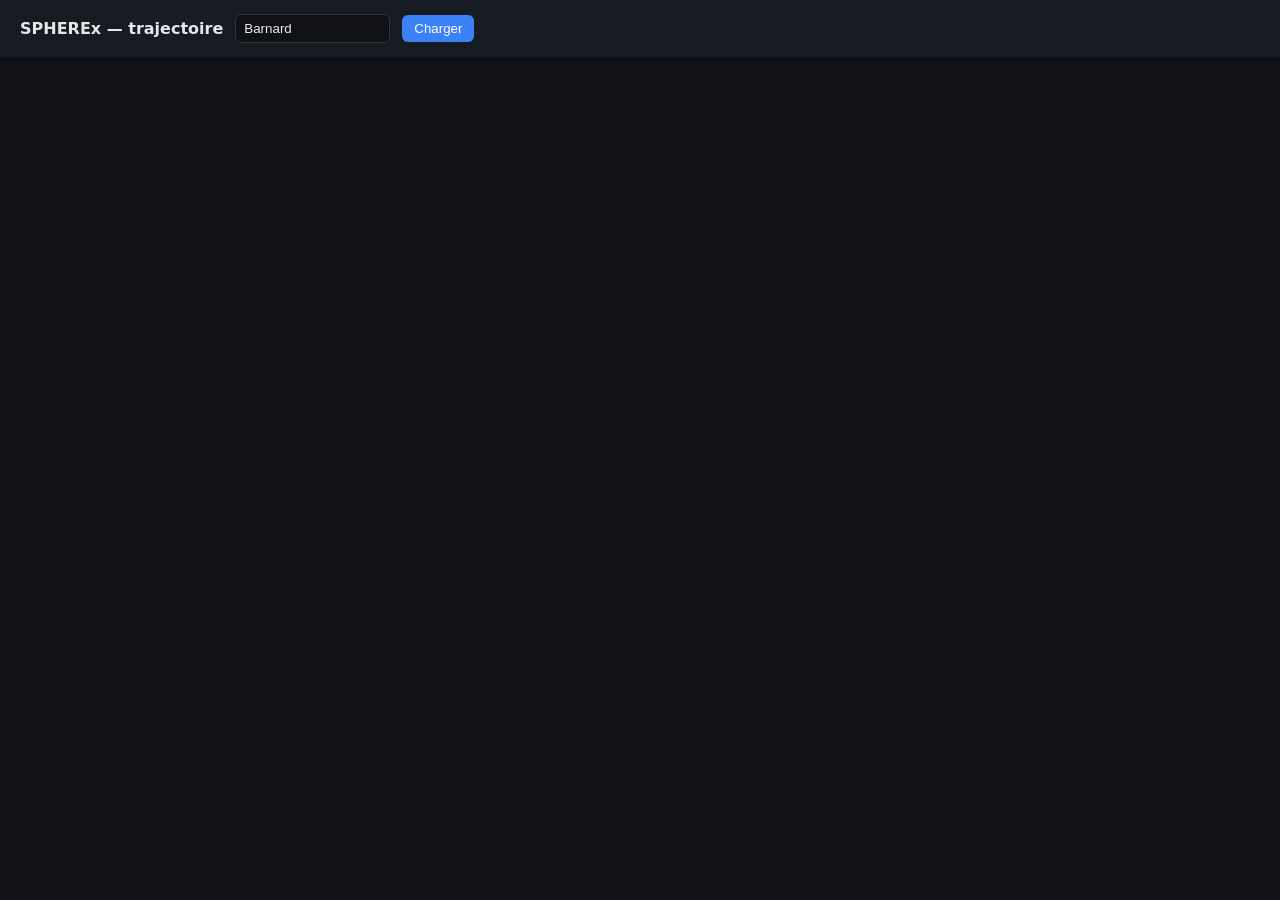
<file: backend/app/static/player.html>
<!DOCTYPE html>
<html lang="fr">
<head>
<meta charset="utf-8">
<title>SPHEREx — lecteur de trajectoire (démo backend)</title>
<style>
  body { font-family: system-ui, sans-serif; margin: 0; background: #0f1117; color: #e6e6e6; }
  header { padding: 14px 20px; background: #161a23; display: flex; gap: 12px; align-items: center; flex-wrap: wrap; }
  header input { padding: 6px 8px; border-radius: 6px; border: 1px solid #333; background: #0f1117; color: #eee; }
  header button { padding: 6px 12px; border-radius: 6px; border: 0; background: #3b82f6; color: white; cursor: pointer; }
  main { max-width: 980px; margin: 0 auto; padding: 16px; }
  .result { font-size: 15px; margin: 8px 0 14px; }
  .warn { background: #3a2a10; border: 1px solid #b35900; padding: 10px; border-radius: 8px; margin-bottom: 12px; }
  video { width: 100%; max-width: 640px; display: block; margin: 0 auto; border-radius: 8px; background: #000; }
  .slider { display: flex; align-items: center; gap: 10px; max-width: 640px; margin: 12px auto; }
  .slider input { flex: 1; }
  .cards { display: grid; grid-template-columns: repeat(auto-fill, minmax(170px, 1fr)); gap: 8px; margin-top: 10px; }
  .card { background: #161a23; border: 2px solid transparent; border-radius: 8px; padding: 8px; cursor: pointer; font-size: 12px; }
  .card.active { border-color: #00e5ff; background: #102029; }
  .card b { font-size: 13px; }
  .detail { background: #161a23; border-radius: 8px; padding: 12px; margin-top: 12px; font-size: 14px; line-height: 1.5; }
  .note-ok { color: #4ade80; } .note-warn { color: #fbbf24; }
  h2 { font-size: 16px; margin-top: 26px; }
  .sbs img { max-width: 100%; border-radius: 6px; margin: 6px 0; }
  .muted { color: #999; font-size: 12px; }
</style>
</head>
<body>
<header>
  <b>SPHEREx — trajectoire</b>
  <input id="name" value="Barnard" size="16">
  <button id="go">Charger</button>
  <span id="status" class="muted"></span>
</header>
<main>
  <div id="result" class="result"></div>
  <div id="warn"></div>
  <div id="sequences"></div>
  <h2 id="sbsTitle" style="display:none">Comparaisons côte à côte (désaccords)</h2>
  <div id="sbs" class="sbs"></div>
</main>
<script>
// Démo de synchronisation vidéo <-> détails, à partir de GET /api/motion.
// Le frontend n'a AUCUN calcul de temps à faire : chaque entrée de la frise donne
// t_start_s / t_end_s (pour savoir quelle date est affichée) et seek_s (pour y aller).
const $ = id => document.getElementById(id);

function seqBlock(seq, si) {
  const v = seq.video, wrap = document.createElement("div");
  const title = seq.kind === "unique" ? "Trajectoire (une seule vidéo, ordre chronologique)"
              : seq.kind === "principale" ? "Séquence principale (groupes concordants)"
              : `⚠ Groupe séparé : ${seq.groups.join(", ")}`;
  wrap.innerHTML = `<h2>${title}</h2>`;
  if (!v) { wrap.innerHTML += `<p class="muted">Pas de vidéo pour cette séquence.</p>`; return wrap; }
  const src = v.mp4 || v.gif;
  const isMp4 = !!v.mp4;
  // vidéo PROPRE (uniquement le ciel) ; tous les paramètres sont dans la case en dessous
  wrap.innerHTML += isMp4
    ? `<video id="vid${si}" src="${src}" controls loop muted playsinline preload="auto"></video>
       <div style="text-align:center;margin-top:8px" class="muted">vitesse :
         ${[0.25, 0.5, 1, 1.5, 2, 4].map(r => `<button class="spd${si}" data-r="${r}"
            style="margin:0 2px;padding:3px 8px;border-radius:5px;border:1px solid #444;
            background:${r === 1 ? "#3b82f6" : "#1f2430"};color:#eee;cursor:pointer">×${r}</button>`).join("")}
       </div>
       ${v.mp4_markers ? `<div style="text-align:center;margin-top:6px">
         <label class="muted"><input type="checkbox" id="mk${si}"> afficher les repères
         (positions mesurées, trajectoire)</label></div>` : ""}`
    : `<img src="${src}" style="max-width:640px;width:100%">`;
  const tl = v.timeline;
  wrap.innerHTML += `
    <div class="slider"><span class="muted">Date</span>
      <input id="rng${si}" type="range" min="0" max="${tl.length - 1}" step="1" value="0">
      <span id="lbl${si}" class="muted"></span></div>
    <div id="detail${si}" class="detail"></div>
    <div id="cards${si}" class="cards"></div>`;
  tl.cleanSrc = v.mp4; tl.markersSrc = v.mp4_markers;
  setTimeout(() => wire(si, tl, isMp4), 0);
  return wrap;
}

function wire(si, tl, isMp4) {
  const vid = $("vid" + si), rng = $("rng" + si), cards = $("cards" + si);
  tl.forEach((e, k) => {
    const c = document.createElement("div");
    c.className = "card"; c.id = `card${si}_${k}`;
    c.innerHTML = `<b>${e.date_utc.slice(0, 10)}</b>${e.disagreement ? " ⚠" : ""}<br>${e.detector || ""} · λ ${e.wavelength_um?.toFixed(3)} µm
                   <br><span style="color:${e.disagreement ? "#fbbf24" : "#999"}">${e.group_changed ? "🔁 " : ""}${e.segment_label || e.group}</span>`;
    c.onclick = () => goTo(k);                       // détails -> vidéo
    cards.appendChild(c);
  });
  function show(k) {
    const e = tl[k];
    rng.value = k; $("lbl" + si).textContent = e.date_utc.slice(0, 10);
    tl.forEach((_, j) => $(`card${si}_${j}`).classList.toggle("active", j === k));
    const note = e.note ? `<div class="${e.note.includes("⚠") || e.note.includes("non vérifiable") ? "note-warn" : "note-ok"}">${e.note}</div>` : "";
    const chg = e.wavelength_change ? `<div class="note-warn">${e.wavelength_change}</div>` : "";
    const mp = e.target_measured_px, pp = e.target_predicted_px;
    $("detail" + si).innerHTML = `
      <div style="display:flex;gap:18px;flex-wrap:wrap;font-size:15px;margin-bottom:6px">
        <span>📅 <b>${e.date_utc.replace("T", " ").slice(0, 16)} UTC</b></span>
        <span>🌈 λ = <b>${e.wavelength_um} µm</b></span>
        <span>🔭 détecteur <b>${e.detector}</b></span>
        <span>image <b>${k + 1}/${tl.length}</b></span></div>
      bloc <b style="color:${e.disagreement ? "#fbbf24" : "#7dd3fc"}">${e.segment_label || e.group}</b>
      <span class="muted">(image du groupe ${e.group})</span>
      ${e.group_changed ? `<div class="note-warn">🔁 changement de groupe : ${e.previous_group} → ${e.segment_label}</div>` : ""}
      qualité : ${e.status}, S/N ${e.snr} · ${e.used_in_fit ? "utilisée dans l'ajustement" : "écartée de l'ajustement"}<br>
      position mesurée (brute) : (${mp?.[0].toFixed(2)}, ${mp?.[1].toFixed(2)}) px
      ${pp ? ` · prédite : (${pp[0].toFixed(2)}, ${pp[1].toFixed(2)}) px` : ""}
      ${note}${chg}
      <div class="muted"><a style="color:#7dd3fc" href="${e.image_url}" target="_blank">image fixe de cette date</a></div>`;
  }
  function current(t) { let k = 0; tl.forEach((e, j) => { if (t >= e.t_start_s) k = j; }); return k; }
  function goTo(k) {
    if (isMp4) { vid.currentTime = tl[k].seek_s; vid.pause(); }
    show(k);
  }
  rng.oninput = () => goTo(+rng.value);              // curseur -> vidéo
  const mk = $("mk" + si);                           // bascule propre <-> repères, même instant
  if (mk && isMp4) mk.onchange = () => {
    const t = vid.currentTime, playing = !vid.paused, rate = vid.playbackRate;
    vid.src = mk.checked ? tl.markersSrc : tl.cleanSrc;
    vid.onloadedmetadata = () => { vid.currentTime = t; vid.playbackRate = rate; if (playing) vid.play(); };
  };
  // vidéo -> détails : vérifié à chaque image de l'écran (~60 fois/s), et pas seulement
  // aux événements "timeupdate" (~4 fois/s) : la case suit même en vitesse accélérée.
  // La frise est en temps VIDÉO, donc elle reste juste quelle que soit la vitesse.
  if (isMp4) {
    const sync = () => { const k = current(vid.currentTime); if (+rng.value !== k) show(k); };
    // ~60 fois/s quand la page est visible (fluide, même en ×4)...
    const tick = () => { sync(); requestAnimationFrame(tick); };
    requestAnimationFrame(tick);
    // ...et en secours via les événements de la vidéo (requestAnimationFrame est mis en
    // pause par le navigateur quand la page n'est pas visible)
    vid.addEventListener("timeupdate", sync);
    vid.addEventListener("seeked", sync);
    document.querySelectorAll(".spd" + si).forEach(b => b.onclick = () => {
      vid.playbackRate = +b.dataset.r;                 // changer la vitesse
      document.querySelectorAll(".spd" + si).forEach(x => x.style.background = "#1f2430");
      b.style.background = "#3b82f6";
    });
    vid.onratechange = () => document.querySelectorAll(".spd" + si).forEach(x =>
      x.style.background = (+x.dataset.r === vid.playbackRate) ? "#3b82f6" : "#1f2430");
  }
  show(0);
}

async function load() {
  const name = $("name").value.trim();
  $("status").textContent = "calcul en cours (peut prendre plusieurs minutes la 1re fois)…";
  $("sequences").innerHTML = $("sbs").innerHTML = $("warn").innerHTML = $("result").innerHTML = "";
  const r = await fetch(`/api/motion?name=${encodeURIComponent(name)}`);
  if (!r.ok) { $("status").textContent = `Erreur ${r.status} : ${await r.text()}`; return; }
  const d = await r.json(); $("status").textContent = "";
  const m = d.motion, m0 = d.motion_without_offsets;
  $("result").innerHTML = m.mu_arcsec_yr != null
    ? `<b>${d.target_label}</b> — μ = ${m.mu_arcsec_yr} ± ${m.mu_err_arcsec_yr} "/an, angle ${m.position_angle_deg}°,
       statut <b>${m.status}</b> (${m.status_reason})<br>
       <span class="muted">sans correction des décalages : ${m0.mu_arcsec_yr} ± ${m0.mu_err_arcsec_yr} "/an ·
       ${m.n_distinct_epochs} dates, ${m.coverage_start} → ${m.coverage_end} ·
       <a style="color:#7dd3fc" href="${d.positions_plot_url}" target="_blank">positions brutes</a></span>`
    : `<b>${d.target_label}</b> — statut ${m.status} (${m.status_reason})`;
  if (d.display.conflicted_groups.length)
    $("warn").innerHTML = `<div class="warn">⚠ ${d.display.summary}. Jugez vous-même ci-dessous.</div>`;
  d.display.sequences.forEach((s, i) => $("sequences").appendChild(seqBlock(s, i)));
  if (d.side_by_side_urls.length) {
    $("sbsTitle").style.display = "block";
    d.side_by_side_urls.forEach(u => $("sbs").innerHTML += `<img src="${u}">`);
  }
}
$("go").onclick = load;
const q = new URLSearchParams(location.search).get("name");
if (q) { $("name").value = q; load(); }
</script>
</body>
</html>
</file>
<file: css.css>
:root {
  --bg-base: #000001;
  --bg-surface: rgba(3, 4, 9, 0.94);
  --bg-elevated: #080a14;
  --border-subtle: rgba(237, 240, 247, 0.11);
  --border-strong: rgba(237, 240, 247, 0.24);
  --text-primary: #edf0f7;
  --text-secondary: #8b93a7;
  --accent-teal: #38b2ac;
  --accent-teal-soft: rgba(56, 178, 172, 0.16);
  --accent-amber: #e89b48;
  --accent-amber-soft: rgba(232, 155, 72, 0.16);
  --sidebar-width: 326px;
}

* {
  box-sizing: border-box;
  margin: 0;
  padding: 0;
}

body {
  background: var(--bg-base);
  color: var(--text-primary);
  font-family: system-ui, -apple-system, BlinkMacSystemFont, "Segoe UI", Roboto, sans-serif;
  height: 100vh;
  overflow: hidden;
  -webkit-font-smoothing: antialiased;
}

.is-hidden,
.tl-hidden {
  display: none !important;
}

/* =========================================================
   Two-Pane Layout: Left 3D Universe Sidebar + Right 3D Stage
   ========================================================= */
.app-shell {
  display: flex;
  width: 100vw;
  height: 100vh;
  overflow: hidden;
}

.dwarf-sidebar {
  width: var(--sidebar-width);
  flex: 0 0 var(--sidebar-width);
  height: 100vh;
  background: #010104;
  border-right: 1px solid var(--border-subtle);
  display: flex;
  flex-direction: column;
  z-index: 50;
}

.sidebar-header {
  padding: 13px 16px 10px;
  border-bottom: 1px solid var(--border-subtle);
  display: flex;
  align-items: center;
  justify-content: space-between;
  gap: 10px;
}

.sidebar-brand {
  display: flex;
  align-items: center;
  gap: 10px;
}

.status-beacon {
  width: 9px;
  height: 9px;
  border-radius: 50%;
  background: var(--accent-teal);
  box-shadow: 0 0 10px rgba(56, 178, 172, 0.85);
  flex-shrink: 0;
}

.sidebar-title {
  font-size: 0.92rem;
  font-weight: 750;
  letter-spacing: 0.03em;
  color: var(--text-primary);
}

.sidebar-subtitle {
  font-size: 0.61rem;
  letter-spacing: 0.07em;
  color: var(--text-secondary);
  margin-top: 2px;
}

.mobile-drawer-btn {
  display: none;
  align-items: center;
  gap: 6px;
  background: var(--bg-elevated);
  border: 1px solid var(--border-strong);
  color: var(--text-primary);
  font-size: 0.76rem;
  font-weight: 600;
  padding: 6px 10px;
  border-radius: 8px;
  cursor: pointer;
}

/* Real-Time UTC Clock Strip */
.realtime-strip {
  display: flex;
  align-items: center;
  justify-content: space-between;
  padding: 6px 16px;
  background: #03040a;
  border-bottom: 1px solid var(--border-subtle);
  font-family: ui-monospace, SFMono-Regular, Menlo, monospace;
}

.rt-dot-wrap {
  display: flex;
  align-items: center;
  gap: 6px;
}

.rt-pulse {
  width: 6px;
  height: 6px;
  border-radius: 50%;
  background: var(--accent-amber);
  box-shadow: 0 0 8px rgba(232, 155, 72, 0.85);
}

.rt-tag {
  font-size: 0.62rem;
  font-weight: 700;
  letter-spacing: 0.07em;
  color: var(--accent-amber);
}

.rt-clock {
  font-size: 0.71rem;
  color: var(--text-primary);
}

.sidebar-collapsible-body {
  display: flex;
  flex-direction: column;
  flex: 1;
  min-height: 0;
}

/* F1: Verified Target Presets Strip */
.presets-strip-box {
  padding: 9px 12px;
  background: #020309;
  border-bottom: 1px solid var(--border-subtle);
}

.adapter-tag {
  font-family: ui-monospace, SFMono-Regular, Menlo, monospace;
  font-size: 0.59rem;
  color: var(--accent-amber);
}

.preset-pill-row {
  display: grid;
  grid-template-columns: repeat(3, 1fr);
  gap: 6px;
}

.preset-pill {
  background: #060812;
  border: 1px solid var(--border-subtle);
  color: var(--text-secondary);
  font-size: 0.71rem;
  font-weight: 650;
  padding: 5px 6px;
  border-radius: 7px;
  cursor: pointer;
  transition: background-color 150ms ease, border-color 150ms ease, color 150ms ease;
}

.preset-pill:hover {
  border-color: var(--border-strong);
  color: var(--text-primary);
}

.preset-pill.is-active {
  background: var(--accent-amber-soft);
  border-color: var(--accent-amber);
  color: var(--accent-amber);
  font-weight: 750;
}

/* SPHEREx Target Galaxies Selector Box */
.galaxy-switcher-box {
  padding: 9px 12px;
  background: #020308;
  border-bottom: 1px solid var(--border-subtle);
}

.switcher-header {
  display: flex;
  justify-content: space-between;
  align-items: center;
  font-size: 0.6rem;
  font-weight: 700;
  letter-spacing: 0.07em;
  color: var(--text-secondary);
  margin-bottom: 6px;
}

.switcher-dist {
  font-family: ui-monospace, SFMono-Regular, Menlo, monospace;
  color: var(--accent-teal);
}

.galaxy-pill-grid {
  display: flex;
  flex-wrap: wrap;
  gap: 5px;
}

.galaxy-pill {
  background: #060812;
  border: 1px solid var(--border-subtle);
  color: var(--text-secondary);
  font-size: 0.68rem;
  font-weight: 600;
  padding: 4px 8px;
  border-radius: 7px;
  cursor: pointer;
  transition: background-color 150ms ease, border-color 150ms ease, color 150ms ease;
}

.galaxy-pill:hover {
  border-color: var(--border-strong);
  color: var(--text-primary);
}

.galaxy-pill:focus-visible {
  outline: 2px solid var(--accent-teal);
  outline-offset: 1px;
}

.galaxy-pill.is-active {
  background: var(--accent-teal-soft);
  border-color: var(--accent-teal);
  color: var(--accent-teal);
  font-weight: 700;
}

.sidebar-legend-mini {
  display: flex;
  justify-content: space-between;
  padding: 7px 16px;
  font-size: 0.62rem;
  letter-spacing: 0.06em;
  text-transform: uppercase;
  color: var(--text-secondary);
  background: #010103;
  border-bottom: 1px solid var(--border-subtle);
}

.dwarf-list-scroll {
  flex: 1;
  overflow-y: auto;
  padding: 10px;
  display: flex;
  flex-direction: column;
  gap: 8px;
}

.dwarf-list-scroll::-webkit-scrollbar {
  width: 5px;
}
.dwarf-list-scroll::-webkit-scrollbar-thumb {
  background: rgba(139, 147, 167, 0.24);
  border-radius: 4px;
}

.dwarf-row {
  width: 100%;
  text-align: left;
  background: rgba(7, 8, 15, 0.78);
  border: 1px solid var(--border-subtle);
  border-radius: 11px;
  padding: 10px 12px;
  color: var(--text-primary);
  cursor: pointer;
  display: flex;
  flex-direction: column;
  gap: 5px;
  transition: transform 160ms ease, background-color 160ms ease, border-color 160ms ease;
}

.dwarf-row:hover {
  background: rgba(14, 17, 30, 0.96);
  border-color: var(--border-strong);
}

.dwarf-row:focus-visible {
  outline: 2px solid var(--accent-teal);
  outline-offset: 2px;
}

.dwarf-row.is-selected {
  background: rgba(56, 178, 172, 0.14);
  border-color: var(--accent-teal);
  box-shadow: inset 3px 0 0 var(--accent-teal);
}

.dwarf-row-top {
  display: flex;
  align-items: center;
  justify-content: space-between;
  gap: 8px;
}

.dwarf-row-name-wrap {
  display: flex;
  align-items: center;
  gap: 8px;
  min-width: 0;
}

.dwarf-dot {
  width: 9px;
  height: 9px;
  border-radius: 50%;
  flex-shrink: 0;
}

.dwarf-dot.is-high-vel {
  background: var(--accent-amber);
  box-shadow: 0 0 8px rgba(232, 155, 72, 0.75);
}

.dwarf-dot.is-low-vel {
  background: var(--accent-teal);
  box-shadow: 0 0 8px rgba(56, 178, 172, 0.75);
}

.dwarf-row-name {
  font-weight: 650;
  font-size: 0.87rem;
  color: var(--text-primary);
  white-space: nowrap;
  overflow: hidden;
  text-overflow: ellipsis;
}

.dwarf-row-stat {
  font-family: ui-monospace, SFMono-Regular, Menlo, monospace;
  font-size: 0.73rem;
  font-weight: 600;
  padding: 2px 7px;
  border-radius: 5px;
  flex-shrink: 0;
}

.dwarf-row-stat.is-high-vel {
  color: var(--accent-amber);
  background: var(--accent-amber-soft);
}

.dwarf-row-stat.is-low-vel {
  color: var(--accent-teal);
  background: var(--accent-teal-soft);
}

.dwarf-row-meta {
  display: flex;
  justify-content: space-between;
  align-items: center;
  font-size: 0.71rem;
  color: var(--text-secondary);
  padding-left: 17px;
}

.dwarf-row-galaxy-badge {
  font-size: 0.64rem;
  color: var(--accent-teal);
  background: rgba(56, 178, 172, 0.1);
  border: 1px solid rgba(56, 178, 172, 0.25);
  padding: 1px 5px;
  border-radius: 4px;
}

/* =========================================================
   Main 3D Stage — Pitch-Black Deep Space (#000001)
   ========================================================= */
.galaxy-stage {
  position: relative;
  flex: 1;
  height: 100vh;
  overflow: hidden;
  background: #000001;
  user-select: none;
}

#sky-canvas {
  position: absolute;
  inset: 0;
  width: 100%;
  height: 100%;
  display: block;
  z-index: 1;
  cursor: grab;
}

#sky-canvas:active {
  cursor: grabbing;
}

.trajectory-overlay {
  position: absolute;
  inset: 0;
  width: 100%;
  height: 100%;
  pointer-events: none;
  z-index: 5;
  overflow: visible;
}

.svg-anim-trigger {
  pointer-events: auto;
  cursor: pointer;
}

/* =========================================================
   Top Stage Bar: Back + 3D Pop-up + 2-Date Compare + Coordinate Input
   ========================================================= */
.stage-topbar {
  position: absolute;
  top: 14px;
  left: 16px;
  right: 16px;
  z-index: 30;
  display: flex;
  align-items: center;
  justify-content: space-between;
  gap: 10px;
  flex-wrap: wrap;
  pointer-events: none;
}

.topbar-left-actions {
  display: flex;
  align-items: center;
  gap: 8px;
  flex-wrap: wrap;
}

.back-btn,
.anim-launch-btn,
.compare-launch-btn,
.coord-bar,
.form-error {
  pointer-events: auto;
}

.back-btn {
  display: inline-flex;
  align-items: center;
  gap: 8px;
  background: var(--bg-surface);
  backdrop-filter: blur(12px);
  border: 1px solid var(--accent-teal);
  color: var(--text-primary);
  font-size: 0.78rem;
  font-weight: 600;
  padding: 8px 11px;
  border-radius: 10px;
  cursor: pointer;
  box-shadow: 0 10px 26px rgba(0, 0, 0, 0.96);
  transition: transform 200ms ease, opacity 200ms ease, background-color 160ms ease;
}

.back-btn:hover {
  background: rgba(56, 178, 172, 0.22);
}

.back-btn kbd {
  font-family: ui-monospace, SFMono-Regular, Menlo, monospace;
  font-size: 0.65rem;
  color: var(--accent-teal);
  background: #000001;
  border: 1px solid rgba(56, 178, 172, 0.4);
  padding: 1px 5px;
  border-radius: 4px;
}

.anim-launch-btn {
  display: inline-flex;
  align-items: center;
  gap: 6px;
  background: rgba(232, 155, 72, 0.16);
  backdrop-filter: blur(12px);
  border: 1px solid var(--accent-amber);
  color: var(--accent-amber);
  font-size: 0.78rem;
  font-weight: 700;
  padding: 8px 11px;
  border-radius: 10px;
  cursor: pointer;
  box-shadow: 0 10px 26px rgba(0, 0, 0, 0.96);
  transition: background-color 160ms ease;
}

.anim-launch-btn:hover {
  background: rgba(232, 155, 72, 0.28);
}

.compare-launch-btn {
  display: inline-flex;
  align-items: center;
  gap: 6px;
  background: var(--bg-surface);
  backdrop-filter: blur(12px);
  border: 1px solid var(--border-strong);
  color: var(--text-primary);
  font-size: 0.78rem;
  font-weight: 650;
  padding: 8px 11px;
  border-radius: 10px;
  cursor: pointer;
  box-shadow: 0 10px 26px rgba(0, 0, 0, 0.96);
  transition: border-color 160ms ease, background-color 160ms ease;
}

.compare-launch-btn:hover {
  border-color: var(--accent-teal);
  background: rgba(56, 178, 172, 0.16);
}

.coord-bar {
  margin-left: auto;
  background: var(--bg-surface);
  backdrop-filter: blur(12px);
  border: 1px solid var(--border-subtle);
  border-radius: 12px;
  padding: 7px 10px;
  box-shadow: 0 10px 28px rgba(0, 0, 0, 0.96);
}

.coord-inputs {
  display: flex;
  align-items: center;
  gap: 6px;
  flex-wrap: wrap;
}

.field-group {
  display: flex;
  align-items: center;
  gap: 5px;
  background: #010104;
  border: 1px solid var(--border-subtle);
  border-radius: 8px;
  padding: 4px 8px;
  font-size: 0.71rem;
  color: var(--text-secondary);
}

.field-group input,
.field-group select {
  background: transparent;
  border: none;
  color: var(--text-primary);
  font-family: ui-monospace, SFMono-Regular, Menlo, monospace;
  font-size: 0.76rem;
  width: 68px;
  outline: none;
}

.field-group input::-webkit-outer-spin-button,
.field-group input::-webkit-inner-spin-button {
  -webkit-appearance: none;
  margin: 0;
}

.field-group.compact select {
  width: auto;
  font-family: inherit;
  font-size: 0.73rem;
  cursor: pointer;
}

.field-group select option {
  background: #020205;
  color: var(--text-primary);
}

.field-group.input-error {
  border-color: var(--accent-amber);
}

.track-btn {
  background: var(--accent-teal);
  border: 1px solid rgba(237, 240, 247, 0.25);
  color: #000001;
  font-weight: 700;
  font-size: 0.75rem;
  padding: 5px 11px;
  border-radius: 8px;
  cursor: pointer;
  transition: opacity 150ms ease;
}

.track-btn:hover {
  opacity: 0.9;
}

.form-error {
  display: none;
  width: 100%;
  background: rgba(14, 9, 5, 0.97);
  border: 1px solid var(--accent-amber);
  color: var(--accent-amber);
  font-size: 0.74rem;
  padding: 6px 12px;
  border-radius: 8px;
  text-align: center;
}

.form-error.visible {
  display: block;
}

/* =========================================================
   Easy 3D Camera Control Dock (Bottom-Left)
   ========================================================= */
.camera-dock {
  position: absolute;
  bottom: 96px;
  left: 16px;
  z-index: 24;
  background: rgba(2, 3, 7, 0.92);
  backdrop-filter: blur(12px);
  border: 1px solid var(--border-strong);
  border-radius: 12px;
  padding: 9px 11px;
  display: flex;
  flex-direction: column;
  gap: 7px;
  box-shadow: 0 12px 30px rgba(0, 0, 0, 0.96);
}

.cam-dock-top {
  display: flex;
  justify-content: space-between;
  align-items: center;
}

.cam-dock-title {
  font-size: 0.62rem;
  font-weight: 700;
  letter-spacing: 0.08em;
  color: var(--text-primary);
}

.cam-zoom-badge {
  font-family: ui-monospace, SFMono-Regular, Menlo, monospace;
  font-size: 0.68rem;
  font-weight: 700;
  color: var(--accent-teal);
}

.cam-btn-row {
  display: flex;
  align-items: center;
  gap: 5px;
}

.cam-pill,
.cam-icon-btn {
  background: #060812;
  border: 1px solid var(--border-subtle);
  color: var(--text-secondary);
  font-size: 0.69rem;
  font-weight: 600;
  padding: 4px 8px;
  border-radius: 6px;
  cursor: pointer;
  transition: border-color 150ms ease, color 150ms ease, background-color 150ms ease;
}

.cam-icon-btn {
  font-family: ui-monospace, SFMono-Regular, Menlo, monospace;
  font-size: 0.82rem;
  padding: 2px 8px;
}

.cam-pill:hover,
.cam-icon-btn:hover {
  border-color: var(--border-strong);
  color: var(--text-primary);
}

.cam-pill.active {
  background: var(--accent-teal-soft);
  border-color: var(--accent-teal);
  color: var(--accent-teal);
  font-weight: 700;
}

#cam-zoom-slider {
  width: 96px;
  accent-color: var(--accent-teal);
  cursor: pointer;
}

.cam-gesture-hint {
  font-size: 0.62rem;
  color: var(--text-secondary);
}

/* =========================================================
   3D Visual Encoding & Real-Time Drift Legend (Bottom-Right)
   ========================================================= */
.galaxy-legend {
  position: absolute;
  bottom: 96px;
  right: 16px;
  z-index: 20;
  background: rgba(2, 3, 7, 0.9);
  backdrop-filter: blur(10px);
  border: 1px solid var(--border-subtle);
  border-radius: 10px;
  padding: 9px 12px;
  font-size: 0.68rem;
  color: var(--text-secondary);
  display: flex;
  flex-direction: column;
  gap: 5px;
  pointer-events: none;
}

.legend-title {
  font-size: 0.61rem;
  font-weight: 700;
  letter-spacing: 0.08em;
  color: var(--text-primary);
}

.legend-row {
  display: flex;
  align-items: center;
  gap: 7px;
}

.swatch-dot {
  width: 8px;
  height: 8px;
  border-radius: 50%;
  flex-shrink: 0;
}

.swatch-dot.high-vel {
  background: var(--accent-amber);
  box-shadow: 0 0 6px rgba(232, 155, 72, 0.7);
}

.swatch-dot.low-vel {
  background: var(--accent-teal);
  box-shadow: 0 0 6px rgba(56, 178, 172, 0.7);
}

.swatch-size {
  width: 10px;
  height: 10px;
  border-radius: 50%;
  border: 1.5px solid var(--text-primary);
  flex-shrink: 0;
}

.legend-live-metric {
  margin-top: 2px;
  padding-top: 4px;
  border-top: 1px solid var(--border-subtle);
  font-family: ui-monospace, SFMono-Regular, Menlo, monospace;
  font-size: 0.66rem;
  color: var(--accent-amber);
}

/* =========================================================
   3D Hover Tooltip
   ========================================================= */
.tooltip {
  position: absolute;
  z-index: 40;
  pointer-events: none;
  background: rgba(2, 3, 7, 0.97);
  backdrop-filter: blur(10px);
  border: 1px solid var(--border-strong);
  border-radius: 10px;
  padding: 9px 12px;
  box-shadow: 0 12px 30px rgba(0, 0, 0, 0.98);
  min-width: 240px;
}

.tooltip-top {
  display: flex;
  align-items: center;
  justify-content: space-between;
  gap: 8px;
}

.tooltip-title {
  font-weight: 700;
  font-size: 0.86rem;
  color: var(--text-primary);
}

.tooltip-spec {
  font-family: ui-monospace, SFMono-Regular, Menlo, monospace;
  font-size: 0.69rem;
  background: rgba(237, 240, 247, 0.08);
  border: 1px solid var(--border-subtle);
  color: var(--text-primary);
  padding: 1px 6px;
  border-radius: 4px;
}

.tooltip-galaxy {
  font-size: 0.68rem;
  font-weight: 600;
  color: var(--text-secondary);
  margin-top: 2px;
}

.tooltip-sub {
  font-size: 0.73rem;
  color: var(--accent-teal);
  margin-top: 2px;
}

.tooltip-coords,
.tooltip-metrics,
.tooltip-kinematics {
  font-family: ui-monospace, SFMono-Regular, Menlo, monospace;
  font-size: 0.7rem;
  color: var(--text-secondary);
  margin-top: 3px;
}

.tooltip-kinematics {
  color: var(--accent-amber);
}

.tooltip-hint {
  font-size: 0.67rem;
  color: var(--text-secondary);
  margin-top: 6px;
  border-top: 1px solid var(--border-subtle);
  padding-top: 4px;
}

/* =========================================================
   Detail Inspector Panel (F2)
   ========================================================= */
.inspector-card {
  position: absolute;
  top: 68px;
  right: 16px;
  width: min(92%, 386px);
  max-height: calc(100vh - 168px);
  overflow-y: auto;
  background: rgba(2, 3, 7, 0.96);
  backdrop-filter: blur(14px);
  border: 1px solid var(--border-strong);
  border-radius: 14px;
  padding: 15px;
  z-index: 25;
  box-shadow: 0 18px 44px rgba(0, 0, 0, 0.96);
  will-change: transform, opacity;
  opacity: 1;
  transform: translate3d(0, 0, 0);
  transition: transform 250ms cubic-bezier(0.22, 1, 0.36, 1), opacity 250ms ease;
}

.inspector-card.is-closed {
  opacity: 0;
  transform: translate3d(24px, 0, 0);
  pointer-events: none;
}

.inspector-card::-webkit-scrollbar {
  width: 4px;
}
.inspector-card::-webkit-scrollbar-thumb {
  background: rgba(139, 147, 167, 0.25);
  border-radius: 4px;
}

.inspector-header {
  display: flex;
  justify-content: space-between;
  align-items: flex-start;
  gap: 8px;
}

.insp-meta-row {
  display: flex;
  align-items: center;
  gap: 6px;
  flex-wrap: wrap;
  margin-bottom: 4px;
}

.insp-tag {
  font-size: 0.64rem;
  font-weight: 700;
  text-transform: uppercase;
  letter-spacing: 0.04em;
  color: var(--accent-teal);
  background: var(--accent-teal-soft);
  border: 1px solid rgba(56, 178, 172, 0.35);
  padding: 1px 7px;
  border-radius: 4px;
}

.insp-flag {
  font-family: ui-monospace, SFMono-Regular, Menlo, monospace;
  font-size: 0.62rem;
  color: var(--text-secondary);
  background: rgba(237, 240, 247, 0.06);
  border: 1px solid var(--border-subtle);
  padding: 1px 6px;
  border-radius: 4px;
}

.inspector-header h2 {
  font-size: 1.06rem;
  color: var(--text-primary);
}

.insp-designation {
  font-family: ui-monospace, SFMono-Regular, Menlo, monospace;
  font-size: 0.7rem;
  color: var(--text-secondary);
  margin-top: 2px;
}

.close-btn {
  background: var(--bg-elevated);
  border: 1px solid var(--border-subtle);
  color: var(--text-secondary);
  border-radius: 6px;
  width: 26px;
  height: 26px;
  cursor: pointer;
  font-size: 0.78rem;
  flex-shrink: 0;
}

.close-btn:hover {
  color: var(--text-primary);
  border-color: var(--border-strong);
}

.inspector-action-pair {
  margin-top: 10px;
  display: grid;
  grid-template-columns: 1fr 1fr;
  gap: 7px;
}

.inspector-anim-btn,
.inspector-compare-btn {
  display: flex;
  align-items: center;
  justify-content: space-between;
  font-size: 0.71rem;
  font-weight: 700;
  padding: 7px 9px;
  border-radius: 8px;
  cursor: pointer;
  transition: background-color 160ms ease;
}

.inspector-anim-btn {
  background: rgba(232, 155, 72, 0.14);
  border: 1px solid rgba(232, 155, 72, 0.45);
  color: var(--accent-amber);
}

.inspector-anim-btn:hover {
  background: rgba(232, 155, 72, 0.24);
}

.inspector-compare-btn {
  background: var(--accent-teal-soft);
  border: 1px solid rgba(56, 178, 172, 0.45);
  color: var(--accent-teal);
}

.inspector-compare-btn:hover {
  background: rgba(56, 178, 172, 0.26);
}

.insp-summary {
  font-size: 0.78rem;
  line-height: 1.48;
  color: var(--text-primary);
  margin-top: 10px;
  padding: 9px 10px;
  background: rgba(8, 10, 20, 0.85);
  border-left: 2px solid var(--accent-teal);
  border-radius: 0 8px 8px 0;
}

.detail-section {
  margin-top: 12px;
  padding-top: 10px;
  border-top: 1px solid var(--border-subtle);
}

.section-heading {
  font-size: 0.64rem;
  font-weight: 700;
  letter-spacing: 0.08em;
  color: var(--text-secondary);
  margin-bottom: 7px;
}

.detail-dl {
  display: flex;
  flex-direction: column;
  gap: 5px;
}

.dl-row {
  display: flex;
  justify-content: space-between;
  align-items: baseline;
  gap: 10px;
  font-size: 0.74rem;
}

.dl-row dt {
  color: var(--text-secondary);
}

.dl-row dd {
  font-family: ui-monospace, SFMono-Regular, Menlo, monospace;
  color: var(--text-primary);
  text-align: right;
  font-size: 0.73rem;
}

.telemetry-grid {
  display: grid;
  grid-template-columns: 1fr 1fr;
  gap: 6px;
}

.tele-cell {
  background: #010104;
  border: 1px solid var(--border-subtle);
  border-radius: 8px;
  padding: 6px 8px;
}

.tele-cell.full-span {
  grid-column: 1 / -1;
}

.tele-cell.accent-cell {
  border-color: rgba(232, 155, 72, 0.32);
  background: rgba(232, 155, 72, 0.06);
}

.tele-cell.live-cell {
  border-color: rgba(56, 178, 172, 0.32);
  background: rgba(56, 178, 172, 0.06);
}

.tele-label {
  display: block;
  font-size: 0.58rem;
  letter-spacing: 0.06em;
  color: var(--text-secondary);
}

.tele-val {
  display: block;
  font-family: ui-monospace, SFMono-Regular, Menlo, monospace;
  font-size: 0.75rem;
  font-weight: 700;
  color: var(--text-primary);
  margin-top: 2px;
}

.tele-val.live-val {
  color: var(--accent-teal);
}

.tele-sub {
  display: block;
  font-family: ui-monospace, SFMono-Regular, Menlo, monospace;
  font-size: 0.65rem;
  color: var(--text-secondary);
  margin-top: 1px;
}

.insp-desc {
  font-size: 0.75rem;
  color: var(--text-secondary);
  line-height: 1.42;
  margin-bottom: 8px;
}

/* Cutout & Spectrum Diagnostics */
.cutout-box,
.spectrum-box {
  margin-top: 8px;
  background: #010103;
  border: 1px solid var(--border-subtle);
  border-radius: 10px;
  padding: 8px;
}

.cutout-header {
  display: flex;
  justify-content: space-between;
  align-items: center;
  gap: 6px;
  font-size: 0.62rem;
  font-weight: 700;
  letter-spacing: 0.04em;
  color: var(--text-secondary);
}

.cutout-btn-group {
  display: flex;
  align-items: center;
  gap: 4px;
}

.diff-toggle {
  background: var(--bg-elevated);
  border: 1px solid var(--border-strong);
  color: var(--text-primary);
  font-family: ui-monospace, SFMono-Regular, Menlo, monospace;
  font-size: 0.62rem;
  padding: 2px 6px;
  border-radius: 5px;
  cursor: pointer;
}

.diff-toggle.active {
  background: var(--accent-amber-soft);
  border-color: var(--accent-amber);
  color: var(--accent-amber);
  font-weight: 700;
}

.cutout-subbar {
  display: flex;
  justify-content: space-between;
  font-family: ui-monospace, SFMono-Regular, Menlo, monospace;
  font-size: 0.64rem;
  margin: 4px 0 6px;
}

.cutout-epoch {
  color: var(--accent-amber);
}

.cutout-fov {
  color: var(--text-secondary);
}

.cutout-media-stage {
  position: relative;
  width: 100%;
  height: 145px;
  border-radius: 6px;
  overflow: hidden;
  background: #000001;
  border: 1px solid var(--border-subtle);
}

.cutout-img-layer,
#cutout-canvas {
  position: absolute;
  inset: 0;
  width: 100%;
  height: 100%;
  display: block;
}

.cutout-img-layer {
  object-fit: cover;
  opacity: 0.45;
}

.cutout-legend {
  display: flex;
  justify-content: space-between;
  font-size: 0.64rem;
  color: var(--text-secondary);
  margin-top: 6px;
}

.legend-dot {
  display: inline-block;
  width: 6px;
  height: 6px;
  border-radius: 50%;
  margin-right: 4px;
}

.legend-dot.ref {
  background: var(--text-secondary);
}
.legend-dot.target {
  background: var(--accent-amber);
}

#spectrum-canvas {
  width: 100%;
  height: 70px;
  margin-top: 6px;
  border-radius: 6px;
  display: block;
  background: #000001;
}

/* =========================================================
   Bottom Timeline & Blink Controls (F3)
   ========================================================= */
.timeline-dock {
  position: absolute;
  bottom: 14px;
  left: 50%;
  transform: translate3d(-50%, 0, 0);
  width: min(94%, 760px);
  background: var(--bg-surface);
  backdrop-filter: blur(12px);
  border: 1px solid var(--border-subtle);
  border-radius: 13px;
  padding: 10px 15px;
  color: var(--text-primary);
  z-index: 22;
  box-shadow: 0 12px 32px rgba(0, 0, 0, 0.96);
}

.timeline-status {
  font-size: 0.78rem;
  color: var(--text-secondary);
  text-align: center;
  padding: 3px 0;
}

.timeline-status.loading {
  color: var(--accent-teal);
}

.timeline-status.error {
  color: var(--accent-amber);
  background: var(--accent-amber-soft);
  border: 1px solid rgba(232, 155, 72, 0.35);
  border-radius: 7px;
  padding: 5px 9px;
}

.tl-meta {
  display: flex;
  justify-content: space-between;
  align-items: center;
  font-size: 0.75rem;
  margin-bottom: 7px;
}

.tl-info {
  display: flex;
  align-items: center;
  gap: 8px;
  flex-wrap: wrap;
}

.tl-badge {
  background: var(--accent-teal-soft);
  border: 1px solid rgba(56, 178, 172, 0.35);
  color: var(--accent-teal);
  padding: 2px 7px;
  border-radius: 5px;
  font-family: ui-monospace, SFMono-Regular, Menlo, monospace;
}

.tl-date {
  font-weight: 600;
  color: var(--text-primary);
}
.tl-band {
  color: var(--text-secondary);
}

.tl-speed {
  background: var(--bg-elevated);
  border: 1px solid var(--border-subtle);
  color: var(--text-secondary);
  border-radius: 999px;
  padding: 2px 9px;
  font-size: 0.7rem;
  cursor: pointer;
}

.tl-speed.fast {
  background: var(--accent-amber-soft);
  border-color: var(--accent-amber);
  color: var(--accent-amber);
}

.tl-row {
  display: flex;
  align-items: center;
  gap: 12px;
}

.tl-btns {
  display: flex;
  gap: 5px;
}

.tl-btn {
  background: var(--bg-elevated);
  border: 1px solid var(--border-subtle);
  color: var(--text-primary);
  border-radius: 7px;
  padding: 5px 9px;
  cursor: pointer;
  font-size: 0.75rem;
  font-weight: 600;
}

.tl-btn:hover:not(:disabled) {
  border-color: var(--border-strong);
}
.tl-btn:disabled {
  opacity: 0.35;
  cursor: not-allowed;
}

.tl-btn.primary {
  background: var(--accent-teal);
  border-color: var(--accent-teal);
  color: #000001;
  font-weight: 700;
}

.tl-scrubber {
  flex: 1;
  display: flex;
  flex-direction: column;
  gap: 4px;
}

#epoch-slider {
  width: 100%;
  accent-color: var(--accent-teal);
  cursor: pointer;
}

.tl-ticks {
  display: flex;
  justify-content: space-between;
  padding: 0 4px;
}

.tl-dot {
  width: 6px;
  height: 6px;
  border-radius: 50%;
  background: rgba(139, 147, 167, 0.35);
  border: none;
  padding: 0;
  cursor: pointer;
}

.tl-dot.active {
  background: var(--accent-teal);
  transform: scale(1.3);
}

/* =========================================================
   Shared Modal Backdrop & Pop-up 1 (3D Follow-Zoom Simulator)
   ========================================================= */
.modal-backdrop {
  position: fixed;
  inset: 0;
  z-index: 95;
  background: rgba(0, 0, 1, 0.89);
  backdrop-filter: blur(12px);
  display: flex;
  align-items: center;
  justify-content: center;
  padding: 16px;
  opacity: 1;
  transition: opacity 220ms ease;
}

.modal-backdrop.is-closed {
  opacity: 0;
  pointer-events: none;
}

.anim-modal-card,
.compare-modal-card {
  width: min(96vw, 790px);
  background: #020308;
  border: 1px solid var(--border-strong);
  border-radius: 16px;
  padding: 18px;
  box-shadow: 0 24px 72px rgba(0, 0, 0, 0.99);
  transform: translate3d(0, 0, 0) scale(1);
  transition: transform 240ms cubic-bezier(0.22, 1, 0.36, 1);
}

.modal-backdrop.is-closed .anim-modal-card,
.modal-backdrop.is-closed .compare-modal-card {
  transform: translate3d(0, 14px, 0) scale(0.97);
}

.modal-header {
  display: flex;
  justify-content: space-between;
  align-items: flex-start;
  gap: 12px;
  margin-bottom: 12px;
}

.modal-eyebrow {
  font-size: 0.64rem;
  font-weight: 700;
  letter-spacing: 0.08em;
  color: var(--accent-amber);
}

.modal-title {
  font-size: 1.06rem;
  color: var(--text-primary);
  margin-top: 2px;
}

.modal-canvas-wrap {
  position: relative;
  border-radius: 12px;
  overflow: hidden;
  border: 1px solid var(--border-subtle);
  background: #000001;
}

#modal-sim-canvas {
  width: 100%;
  height: 325px;
  display: block;
  cursor: grab;
}

#modal-sim-canvas:active {
  cursor: grabbing;
}

.modal-hud-overlay {
  position: absolute;
  top: 10px;
  left: 10px;
  right: 10px;
  display: grid;
  grid-template-columns: repeat(4, 1fr);
  gap: 7px;
  pointer-events: none;
}

.hud-chip {
  background: rgba(1, 2, 5, 0.9);
  border: 1px solid var(--border-subtle);
  border-radius: 8px;
  padding: 5px 8px;
}

.hud-lbl {
  display: block;
  font-size: 0.56rem;
  letter-spacing: 0.06em;
  color: var(--text-secondary);
}

.hud-val {
  display: block;
  font-family: ui-monospace, SFMono-Regular, Menlo, monospace;
  font-size: 0.74rem;
  font-weight: 700;
  color: var(--text-primary);
  margin-top: 1px;
}

.modal-canvas-hint {
  position: absolute;
  bottom: 8px;
  right: 10px;
  font-size: 0.63rem;
  color: var(--text-secondary);
  background: rgba(1, 2, 5, 0.85);
  padding: 3px 8px;
  border-radius: 6px;
  border: 1px solid var(--border-subtle);
  pointer-events: none;
}

.modal-controls-panel {
  margin-top: 12px;
  background: #05060e;
  border: 1px solid var(--border-subtle);
  border-radius: 12px;
  padding: 12px 14px;
  display: flex;
  flex-direction: column;
  gap: 10px;
}

.modal-control-row {
  display: flex;
  align-items: center;
  justify-content: space-between;
  gap: 10px;
  flex-wrap: wrap;
}

.modal-play-group,
.modal-speed-group {
  display: flex;
  align-items: center;
  gap: 5px;
  flex-wrap: wrap;
}

.ctrl-label {
  font-size: 0.64rem;
  font-weight: 700;
  letter-spacing: 0.06em;
  color: var(--text-secondary);
}

.modal-btn {
  background: var(--bg-elevated);
  border: 1px solid var(--border-strong);
  color: var(--text-primary);
  font-size: 0.75rem;
  font-weight: 600;
  padding: 6px 11px;
  border-radius: 8px;
  cursor: pointer;
}

.modal-btn:hover {
  border-color: var(--accent-teal);
}

.modal-btn.primary {
  background: var(--accent-teal);
  border-color: var(--accent-teal);
  color: #000001;
  font-weight: 700;
  min-width: 84px;
}

.follow-lock-btn {
  background: #060812;
  border: 1px solid var(--border-strong);
  color: var(--text-secondary);
  font-size: 0.74rem;
  font-weight: 700;
  padding: 6px 11px;
  border-radius: 8px;
  cursor: pointer;
  transition: background-color 150ms ease, border-color 150ms ease, color 150ms ease;
}

.follow-lock-btn.is-locked {
  background: var(--accent-teal-soft);
  border-color: var(--accent-teal);
  color: var(--accent-teal);
}

.speed-pill,
.zoom-pill,
.view3d-pill {
  background: #010104;
  border: 1px solid var(--border-subtle);
  color: var(--text-secondary);
  font-family: ui-monospace, SFMono-Regular, Menlo, monospace;
  font-size: 0.7rem;
  padding: 4px 8px;
  border-radius: 6px;
  cursor: pointer;
}

.speed-pill:hover,
.zoom-pill:hover,
.view3d-pill:hover {
  border-color: var(--border-strong);
  color: var(--text-primary);
}

.speed-pill.active {
  background: var(--accent-amber-soft);
  border-color: var(--accent-amber);
  color: var(--accent-amber);
  font-weight: 700;
}

.zoom-pill.active,
.view3d-pill.active {
  background: var(--accent-teal-soft);
  border-color: var(--accent-teal);
  color: var(--accent-teal);
  font-weight: 700;
}

.modal-inline-slider {
  display: flex;
  align-items: center;
  gap: 8px;
  flex: 1;
  min-width: 130px;
}

.modal-scrubber-row {
  display: flex;
  align-items: center;
  gap: 10px;
}

#modal-time-slider,
#modal-speed-slider,
#modal-zoom-slider {
  flex: 1;
  accent-color: var(--accent-amber);
  cursor: pointer;
}

#modal-zoom-slider {
  accent-color: var(--accent-teal);
}

.mono-readout {
  font-family: ui-monospace, SFMono-Regular, Menlo, monospace;
  font-size: 0.75rem;
  font-weight: 700;
  color: var(--accent-amber);
  min-width: 44px;
  text-align: right;
}

#modal-zoom-readout {
  color: var(--accent-teal);
}

.modal-toggles-row {
  display: flex;
  align-items: center;
  gap: 14px;
  flex-wrap: wrap;
  border-top: 1px solid var(--border-subtle);
  padding-top: 8px;
}

.toggle-chip {
  display: inline-flex;
  align-items: center;
  gap: 6px;
  font-size: 0.73rem;
  color: var(--text-secondary);
  cursor: pointer;
}

.toggle-chip input {
  accent-color: var(--accent-teal);
  cursor: pointer;
}

/* =========================================================
   Pop-up 2 (F2): Two-Date Side-by-Side Comparison Modal
   ========================================================= */
.compare-split-grid {
  display: grid;
  grid-template-columns: 1fr auto 1fr;
  gap: 14px;
  align-items: stretch;
}

.compare-pane {
  background: #05060e;
  border: 1px solid var(--border-subtle);
  border-radius: 12px;
  overflow: hidden;
  display: flex;
  flex-direction: column;
}

.compare-pane-top {
  padding: 9px 11px;
  background: #080a14;
  border-bottom: 1px solid var(--border-subtle);
  display: flex;
  justify-content: space-between;
  align-items: center;
  gap: 8px;
}

.epoch-tag-a,
.epoch-tag-b {
  font-family: ui-monospace, SFMono-Regular, Menlo, monospace;
  font-size: 0.62rem;
  font-weight: 700;
  padding: 2px 6px;
  border-radius: 4px;
}

.epoch-tag-a {
  background: var(--accent-teal-soft);
  color: var(--accent-teal);
  border: 1px solid rgba(56, 178, 172, 0.35);
}

.epoch-tag-b {
  background: var(--accent-amber-soft);
  color: var(--accent-amber);
  border: 1px solid rgba(232, 155, 72, 0.35);
}

.compare-epoch-select {
  background: #010104;
  border: 1px solid var(--border-strong);
  color: var(--text-primary);
  font-family: ui-monospace, SFMono-Regular, Menlo, monospace;
  font-size: 0.69rem;
  padding: 3px 6px;
  border-radius: 6px;
  cursor: pointer;
}

.compare-img-box {
  background: #000001;
  aspect-ratio: 16 / 10;
  display: flex;
  align-items: center;
  justify-content: center;
}

.compare-img {
  width: 100%;
  height: 100%;
  object-fit: cover;
  display: block;
}

.compare-pane-meta {
  padding: 8px 11px;
  border-top: 1px solid var(--border-subtle);
  display: flex;
  justify-content: space-between;
  flex-wrap: wrap;
  gap: 6px;
  font-family: ui-monospace, SFMono-Regular, Menlo, monospace;
  font-size: 0.65rem;
  color: var(--text-secondary);
}

.compare-vs-divider {
  display: flex;
  flex-direction: column;
  align-items: center;
  justify-content: center;
  gap: 8px;
}

.vs-line {
  width: 1.5px;
  flex: 1;
  background: linear-gradient(180deg, transparent, var(--accent-amber), transparent);
}

.vs-badge {
  font-family: ui-monospace, SFMono-Regular, Menlo, monospace;
  font-size: 0.72rem;
  font-weight: 800;
  color: #000001;
  background: var(--accent-amber);
  padding: 5px 7px;
  border-radius: 6px;
}

/* =========================================================
   Responsive (< 900px)
   ========================================================= */
@media (max-width: 900px) {
  .app-shell {
    flex-direction: column;
  }

  .dwarf-sidebar {
    width: 100%;
    flex: 0 0 auto;
    height: auto;
    border-right: none;
    border-bottom: 1px solid var(--border-subtle);
    position: relative;
  }

  .mobile-drawer-btn {
    display: inline-flex;
  }

  .realtime-strip {
    display: none;
  }

  .sidebar-collapsible-body {
    position: absolute;
    top: 100%;
    left: 0;
    right: 0;
    max-height: 68vh;
    background: rgba(2, 3, 7, 0.98);
    backdrop-filter: blur(14px);
    border-bottom: 1px solid var(--border-strong);
    box-shadow: 0 18px 40px rgba(0, 0, 0, 0.98);
    z-index: 60;
    opacity: 0;
    transform: translate3d(0, -10px, 0);
    pointer-events: none;
    transition: transform 220ms ease, opacity 220ms ease;
  }

  .dwarf-sidebar.is-drawer-open .sidebar-collapsible-body {
    opacity: 1;
    transform: translate3d(0, 0, 0);
    pointer-events: auto;
  }

  .galaxy-stage {
    height: calc(100vh - 56px);
  }

  .camera-dock,
  .galaxy-legend {
    display: none;
  }

  .inspector-card {
    top: auto;
    bottom: 84px;
    right: 12px;
    left: 12px;
    width: auto;
    max-height: 52vh;
  }

  .modal-hud-overlay {
    grid-template-columns: repeat(2, 1fr);
  }

  .compare-split-grid {
    grid-template-columns: 1fr;
  }

  .compare-vs-divider {
    flex-direction: row;
  }

  .vs-line {
    width: auto;
    height: 1.5px;
    background: linear-gradient(90deg, transparent, var(--accent-amber), transparent);
  }
}

@media (prefers-reduced-motion: reduce) {
  .inspector-card,
  .dwarf-row,
  .back-btn,
  .sidebar-collapsible-body,
  .modal-backdrop,
  .anim-modal-card,
  .compare-modal-card {
    transition-duration: 150ms !important;
  }
}
</file>
<file: frontend/css.css>
:root {
  --bg-base: #000001;
  --bg-surface: rgba(3, 4, 9, 0.94);
  --bg-elevated: #080a14;
  --border-subtle: rgba(237, 240, 247, 0.11);
  --border-strong: rgba(237, 240, 247, 0.24);
  --text-primary: #edf0f7;
  --text-secondary: #8b93a7;
  --accent-teal: #38b2ac;
  --accent-teal-soft: rgba(56, 178, 172, 0.16);
  --accent-amber: #e89b48;
  --accent-amber-soft: rgba(232, 155, 72, 0.16);
  --sidebar-width: 326px;
}

* {
  box-sizing: border-box;
  margin: 0;
  padding: 0;
}

body {
  background: var(--bg-base);
  color: var(--text-primary);
  font-family: system-ui, -apple-system, BlinkMacSystemFont, "Segoe UI", Roboto, sans-serif;
  height: 100vh;
  overflow: hidden;
  -webkit-font-smoothing: antialiased;
}

.is-hidden,
.tl-hidden {
  display: none !important;
}

/* =========================================================
   Two-Pane Layout: Left 3D Universe Sidebar + Right 3D Stage
   ========================================================= */
.app-shell {
  display: flex;
  width: 100vw;
  height: 100vh;
  overflow: hidden;
}

.dwarf-sidebar {
  width: var(--sidebar-width);
  flex: 0 0 var(--sidebar-width);
  height: 100vh;
  background: #010104;
  border-right: 1px solid var(--border-subtle);
  display: flex;
  flex-direction: column;
  z-index: 50;
}

.sidebar-header {
  padding: 13px 16px 10px;
  border-bottom: 1px solid var(--border-subtle);
  display: flex;
  align-items: center;
  justify-content: space-between;
  gap: 10px;
}

.sidebar-brand {
  display: flex;
  align-items: center;
  gap: 10px;
}

.status-beacon {
  width: 9px;
  height: 9px;
  border-radius: 50%;
  background: var(--accent-teal);
  box-shadow: 0 0 10px rgba(56, 178, 172, 0.85);
  flex-shrink: 0;
}

.sidebar-title {
  font-size: 0.92rem;
  font-weight: 750;
  letter-spacing: 0.03em;
  color: var(--text-primary);
}

.sidebar-subtitle {
  font-size: 0.61rem;
  letter-spacing: 0.07em;
  color: var(--text-secondary);
  margin-top: 2px;
}

.mobile-drawer-btn {
  display: none;
  align-items: center;
  gap: 6px;
  background: var(--bg-elevated);
  border: 1px solid var(--border-strong);
  color: var(--text-primary);
  font-size: 0.76rem;
  font-weight: 600;
  padding: 6px 10px;
  border-radius: 8px;
  cursor: pointer;
}

/* Real-Time UTC Clock Strip */
.realtime-strip {
  display: flex;
  align-items: center;
  justify-content: space-between;
  padding: 6px 16px;
  background: #03040a;
  border-bottom: 1px solid var(--border-subtle);
  font-family: ui-monospace, SFMono-Regular, Menlo, monospace;
}

.rt-dot-wrap {
  display: flex;
  align-items: center;
  gap: 6px;
}

.rt-pulse {
  width: 6px;
  height: 6px;
  border-radius: 50%;
  background: var(--accent-amber);
  box-shadow: 0 0 8px rgba(232, 155, 72, 0.85);
}

.rt-tag {
  font-size: 0.62rem;
  font-weight: 700;
  letter-spacing: 0.07em;
  color: var(--accent-amber);
}

.rt-clock {
  font-size: 0.71rem;
  color: var(--text-primary);
}

.sidebar-collapsible-body {
  display: flex;
  flex-direction: column;
  flex: 1;
  min-height: 0;
}

/* F1: Verified Target Presets Strip */
.presets-strip-box {
  padding: 9px 12px;
  background: #020309;
  border-bottom: 1px solid var(--border-subtle);
}

.adapter-tag {
  font-family: ui-monospace, SFMono-Regular, Menlo, monospace;
  font-size: 0.59rem;
  color: var(--accent-amber);
}

.preset-pill-row {
  display: grid;
  grid-template-columns: repeat(3, 1fr);
  gap: 6px;
}

.preset-pill {
  background: #060812;
  border: 1px solid var(--border-subtle);
  color: var(--text-secondary);
  font-size: 0.71rem;
  font-weight: 650;
  padding: 5px 6px;
  border-radius: 7px;
  cursor: pointer;
  transition: background-color 150ms ease, border-color 150ms ease, color 150ms ease;
}

.preset-pill:hover {
  border-color: var(--border-strong);
  color: var(--text-primary);
}

.preset-pill.is-active {
  background: var(--accent-amber-soft);
  border-color: var(--accent-amber);
  color: var(--accent-amber);
  font-weight: 750;
}

/* SPHEREx Target Galaxies Selector Box */
.galaxy-switcher-box {
  padding: 9px 12px;
  background: #020308;
  border-bottom: 1px solid var(--border-subtle);
}

.switcher-header {
  display: flex;
  justify-content: space-between;
  align-items: center;
  font-size: 0.6rem;
  font-weight: 700;
  letter-spacing: 0.07em;
  color: var(--text-secondary);
  margin-bottom: 6px;
}

.switcher-dist {
  font-family: ui-monospace, SFMono-Regular, Menlo, monospace;
  color: var(--accent-teal);
}

.galaxy-pill-grid {
  display: flex;
  flex-wrap: wrap;
  gap: 5px;
}

.galaxy-pill {
  background: #060812;
  border: 1px solid var(--border-subtle);
  color: var(--text-secondary);
  font-size: 0.68rem;
  font-weight: 600;
  padding: 4px 8px;
  border-radius: 7px;
  cursor: pointer;
  transition: background-color 150ms ease, border-color 150ms ease, color 150ms ease;
}

.galaxy-pill:hover {
  border-color: var(--border-strong);
  color: var(--text-primary);
}

.galaxy-pill:focus-visible {
  outline: 2px solid var(--accent-teal);
  outline-offset: 1px;
}

.galaxy-pill.is-active {
  background: var(--accent-teal-soft);
  border-color: var(--accent-teal);
  color: var(--accent-teal);
  font-weight: 700;
}

.sidebar-legend-mini {
  display: flex;
  justify-content: space-between;
  padding: 7px 16px;
  font-size: 0.62rem;
  letter-spacing: 0.06em;
  text-transform: uppercase;
  color: var(--text-secondary);
  background: #010103;
  border-bottom: 1px solid var(--border-subtle);
}

.dwarf-list-scroll {
  flex: 1;
  overflow-y: auto;
  padding: 10px;
  display: flex;
  flex-direction: column;
  gap: 8px;
}

.dwarf-list-scroll::-webkit-scrollbar {
  width: 5px;
}
.dwarf-list-scroll::-webkit-scrollbar-thumb {
  background: rgba(139, 147, 167, 0.24);
  border-radius: 4px;
}

.dwarf-row {
  width: 100%;
  text-align: left;
  background: rgba(7, 8, 15, 0.78);
  border: 1px solid var(--border-subtle);
  border-radius: 11px;
  padding: 10px 12px;
  color: var(--text-primary);
  cursor: pointer;
  display: flex;
  flex-direction: column;
  gap: 5px;
  transition: transform 160ms ease, background-color 160ms ease, border-color 160ms ease;
}

.dwarf-row:hover {
  background: rgba(14, 17, 30, 0.96);
  border-color: var(--border-strong);
}

.dwarf-row:focus-visible {
  outline: 2px solid var(--accent-teal);
  outline-offset: 2px;
}

.dwarf-row.is-selected {
  background: rgba(56, 178, 172, 0.14);
  border-color: var(--accent-teal);
  box-shadow: inset 3px 0 0 var(--accent-teal);
}

.dwarf-row-top {
  display: flex;
  align-items: center;
  justify-content: space-between;
  gap: 8px;
}

.dwarf-row-name-wrap {
  display: flex;
  align-items: center;
  gap: 8px;
  min-width: 0;
}

.dwarf-dot {
  width: 9px;
  height: 9px;
  border-radius: 50%;
  flex-shrink: 0;
}

.dwarf-dot.is-high-vel {
  background: var(--accent-amber);
  box-shadow: 0 0 8px rgba(232, 155, 72, 0.75);
}

.dwarf-dot.is-low-vel {
  background: var(--accent-teal);
  box-shadow: 0 0 8px rgba(56, 178, 172, 0.75);
}

.dwarf-row-name {
  font-weight: 650;
  font-size: 0.87rem;
  color: var(--text-primary);
  white-space: nowrap;
  overflow: hidden;
  text-overflow: ellipsis;
}

.dwarf-row-stat {
  font-family: ui-monospace, SFMono-Regular, Menlo, monospace;
  font-size: 0.73rem;
  font-weight: 600;
  padding: 2px 7px;
  border-radius: 5px;
  flex-shrink: 0;
}

.dwarf-row-stat.is-high-vel {
  color: var(--accent-amber);
  background: var(--accent-amber-soft);
}

.dwarf-row-stat.is-low-vel {
  color: var(--accent-teal);
  background: var(--accent-teal-soft);
}

.dwarf-row-meta {
  display: flex;
  justify-content: space-between;
  align-items: center;
  font-size: 0.71rem;
  color: var(--text-secondary);
  padding-left: 17px;
}

.dwarf-row-galaxy-badge {
  font-size: 0.64rem;
  color: var(--accent-teal);
  background: rgba(56, 178, 172, 0.1);
  border: 1px solid rgba(56, 178, 172, 0.25);
  padding: 1px 5px;
  border-radius: 4px;
}

/* =========================================================
   Main 3D Stage — Pitch-Black Deep Space (#000001)
   ========================================================= */
.galaxy-stage {
  position: relative;
  flex: 1;
  height: 100vh;
  overflow: hidden;
  background: #000001;
  user-select: none;
}

#sky-canvas {
  position: absolute;
  inset: 0;
  width: 100%;
  height: 100%;
  display: block;
  z-index: 1;
  cursor: grab;
}

#sky-canvas:active {
  cursor: grabbing;
}

.trajectory-overlay {
  position: absolute;
  inset: 0;
  width: 100%;
  height: 100%;
  pointer-events: none;
  z-index: 5;
  overflow: visible;
}

.svg-anim-trigger {
  pointer-events: auto;
  cursor: pointer;
}

/* =========================================================
   Top Stage Bar: Back + 3D Pop-up + 2-Date Compare + Coordinate Input
   ========================================================= */
.stage-topbar {
  position: absolute;
  top: 14px;
  left: 16px;
  right: 16px;
  z-index: 30;
  display: flex;
  align-items: center;
  justify-content: space-between;
  gap: 10px;
  flex-wrap: wrap;
  pointer-events: none;
}

.topbar-left-actions {
  display: flex;
  align-items: center;
  gap: 8px;
  flex-wrap: wrap;
}

.back-btn,
.anim-launch-btn,
.compare-launch-btn,
.coord-bar,
.form-error {
  pointer-events: auto;
}

.back-btn {
  display: inline-flex;
  align-items: center;
  gap: 8px;
  background: var(--bg-surface);
  backdrop-filter: blur(12px);
  border: 1px solid var(--accent-teal);
  color: var(--text-primary);
  font-size: 0.78rem;
  font-weight: 600;
  padding: 8px 11px;
  border-radius: 10px;
  cursor: pointer;
  box-shadow: 0 10px 26px rgba(0, 0, 0, 0.96);
  transition: transform 200ms ease, opacity 200ms ease, background-color 160ms ease;
}

.back-btn:hover {
  background: rgba(56, 178, 172, 0.22);
}

.back-btn kbd {
  font-family: ui-monospace, SFMono-Regular, Menlo, monospace;
  font-size: 0.65rem;
  color: var(--accent-teal);
  background: #000001;
  border: 1px solid rgba(56, 178, 172, 0.4);
  padding: 1px 5px;
  border-radius: 4px;
}

.anim-launch-btn {
  display: inline-flex;
  align-items: center;
  gap: 6px;
  background: rgba(232, 155, 72, 0.16);
  backdrop-filter: blur(12px);
  border: 1px solid var(--accent-amber);
  color: var(--accent-amber);
  font-size: 0.78rem;
  font-weight: 700;
  padding: 8px 11px;
  border-radius: 10px;
  cursor: pointer;
  box-shadow: 0 10px 26px rgba(0, 0, 0, 0.96);
  transition: background-color 160ms ease;
}

.anim-launch-btn:hover {
  background: rgba(232, 155, 72, 0.28);
}

.compare-launch-btn {
  display: inline-flex;
  align-items: center;
  gap: 6px;
  background: var(--bg-surface);
  backdrop-filter: blur(12px);
  border: 1px solid var(--border-strong);
  color: var(--text-primary);
  font-size: 0.78rem;
  font-weight: 650;
  padding: 8px 11px;
  border-radius: 10px;
  cursor: pointer;
  box-shadow: 0 10px 26px rgba(0, 0, 0, 0.96);
  transition: border-color 160ms ease, background-color 160ms ease;
}

.compare-launch-btn:hover {
  border-color: var(--accent-teal);
  background: rgba(56, 178, 172, 0.16);
}

.coord-bar {
  margin-left: auto;
  background: var(--bg-surface);
  backdrop-filter: blur(12px);
  border: 1px solid var(--border-subtle);
  border-radius: 12px;
  padding: 7px 10px;
  box-shadow: 0 10px 28px rgba(0, 0, 0, 0.96);
}

.coord-inputs {
  display: flex;
  align-items: center;
  gap: 6px;
  flex-wrap: wrap;
}

.field-group {
  display: flex;
  align-items: center;
  gap: 5px;
  background: #010104;
  border: 1px solid var(--border-subtle);
  border-radius: 8px;
  padding: 4px 8px;
  font-size: 0.71rem;
  color: var(--text-secondary);
}

.field-group input,
.field-group select {
  background: transparent;
  border: none;
  color: var(--text-primary);
  font-family: ui-monospace, SFMono-Regular, Menlo, monospace;
  font-size: 0.76rem;
  width: 68px;
  outline: none;
}

.field-group input::-webkit-outer-spin-button,
.field-group input::-webkit-inner-spin-button {
  -webkit-appearance: none;
  margin: 0;
}

.field-group.compact select {
  width: auto;
  font-family: inherit;
  font-size: 0.73rem;
  cursor: pointer;
}

.field-group select option {
  background: #020205;
  color: var(--text-primary);
}

.field-group.input-error {
  border-color: var(--accent-amber);
}

.track-btn {
  background: var(--accent-teal);
  border: 1px solid rgba(237, 240, 247, 0.25);
  color: #000001;
  font-weight: 700;
  font-size: 0.75rem;
  padding: 5px 11px;
  border-radius: 8px;
  cursor: pointer;
  transition: opacity 150ms ease;
}

.track-btn:hover {
  opacity: 0.9;
}

.form-error {
  display: none;
  width: 100%;
  background: rgba(14, 9, 5, 0.97);
  border: 1px solid var(--accent-amber);
  color: var(--accent-amber);
  font-size: 0.74rem;
  padding: 6px 12px;
  border-radius: 8px;
  text-align: center;
}

.form-error.visible {
  display: block;
}

/* =========================================================
   Easy 3D Camera Control Dock (Bottom-Left)
   ========================================================= */
.camera-dock {
  position: absolute;
  bottom: 96px;
  left: 16px;
  z-index: 24;
  background: rgba(2, 3, 7, 0.92);
  backdrop-filter: blur(12px);
  border: 1px solid var(--border-strong);
  border-radius: 12px;
  padding: 9px 11px;
  display: flex;
  flex-direction: column;
  gap: 7px;
  box-shadow: 0 12px 30px rgba(0, 0, 0, 0.96);
}

.cam-dock-top {
  display: flex;
  justify-content: space-between;
  align-items: center;
}

.cam-dock-title {
  font-size: 0.62rem;
  font-weight: 700;
  letter-spacing: 0.08em;
  color: var(--text-primary);
}

.cam-zoom-badge {
  font-family: ui-monospace, SFMono-Regular, Menlo, monospace;
  font-size: 0.68rem;
  font-weight: 700;
  color: var(--accent-teal);
}

.cam-btn-row {
  display: flex;
  align-items: center;
  gap: 5px;
}

.cam-pill,
.cam-icon-btn {
  background: #060812;
  border: 1px solid var(--border-subtle);
  color: var(--text-secondary);
  font-size: 0.69rem;
  font-weight: 600;
  padding: 4px 8px;
  border-radius: 6px;
  cursor: pointer;
  transition: border-color 150ms ease, color 150ms ease, background-color 150ms ease;
}

.cam-icon-btn {
  font-family: ui-monospace, SFMono-Regular, Menlo, monospace;
  font-size: 0.82rem;
  padding: 2px 8px;
}

.cam-pill:hover,
.cam-icon-btn:hover {
  border-color: var(--border-strong);
  color: var(--text-primary);
}

.cam-pill.active {
  background: var(--accent-teal-soft);
  border-color: var(--accent-teal);
  color: var(--accent-teal);
  font-weight: 700;
}

#cam-zoom-slider {
  width: 96px;
  accent-color: var(--accent-teal);
  cursor: pointer;
}

.cam-gesture-hint {
  font-size: 0.62rem;
  color: var(--text-secondary);
}

/* =========================================================
   3D Visual Encoding & Real-Time Drift Legend (Bottom-Right)
   ========================================================= */
.galaxy-legend {
  position: absolute;
  bottom: 96px;
  right: 16px;
  z-index: 20;
  background: rgba(2, 3, 7, 0.9);
  backdrop-filter: blur(10px);
  border: 1px solid var(--border-subtle);
  border-radius: 10px;
  padding: 9px 12px;
  font-size: 0.68rem;
  color: var(--text-secondary);
  display: flex;
  flex-direction: column;
  gap: 5px;
  pointer-events: none;
}

.legend-title {
  font-size: 0.61rem;
  font-weight: 700;
  letter-spacing: 0.08em;
  color: var(--text-primary);
}

.legend-row {
  display: flex;
  align-items: center;
  gap: 7px;
}

.swatch-dot {
  width: 8px;
  height: 8px;
  border-radius: 50%;
  flex-shrink: 0;
}

.swatch-dot.high-vel {
  background: var(--accent-amber);
  box-shadow: 0 0 6px rgba(232, 155, 72, 0.7);
}

.swatch-dot.low-vel {
  background: var(--accent-teal);
  box-shadow: 0 0 6px rgba(56, 178, 172, 0.7);
}

.swatch-size {
  width: 10px;
  height: 10px;
  border-radius: 50%;
  border: 1.5px solid var(--text-primary);
  flex-shrink: 0;
}

.legend-live-metric {
  margin-top: 2px;
  padding-top: 4px;
  border-top: 1px solid var(--border-subtle);
  font-family: ui-monospace, SFMono-Regular, Menlo, monospace;
  font-size: 0.66rem;
  color: var(--accent-amber);
}

/* =========================================================
   3D Hover Tooltip
   ========================================================= */
.tooltip {
  position: absolute;
  z-index: 40;
  pointer-events: none;
  background: rgba(2, 3, 7, 0.97);
  backdrop-filter: blur(10px);
  border: 1px solid var(--border-strong);
  border-radius: 10px;
  padding: 9px 12px;
  box-shadow: 0 12px 30px rgba(0, 0, 0, 0.98);
  min-width: 240px;
}

.tooltip-top {
  display: flex;
  align-items: center;
  justify-content: space-between;
  gap: 8px;
}

.tooltip-title {
  font-weight: 700;
  font-size: 0.86rem;
  color: var(--text-primary);
}

.tooltip-spec {
  font-family: ui-monospace, SFMono-Regular, Menlo, monospace;
  font-size: 0.69rem;
  background: rgba(237, 240, 247, 0.08);
  border: 1px solid var(--border-subtle);
  color: var(--text-primary);
  padding: 1px 6px;
  border-radius: 4px;
}

.tooltip-galaxy {
  font-size: 0.68rem;
  font-weight: 600;
  color: var(--text-secondary);
  margin-top: 2px;
}

.tooltip-sub {
  font-size: 0.73rem;
  color: var(--accent-teal);
  margin-top: 2px;
}

.tooltip-coords,
.tooltip-metrics,
.tooltip-kinematics {
  font-family: ui-monospace, SFMono-Regular, Menlo, monospace;
  font-size: 0.7rem;
  color: var(--text-secondary);
  margin-top: 3px;
}

.tooltip-kinematics {
  color: var(--accent-amber);
}

.tooltip-hint {
  font-size: 0.67rem;
  color: var(--text-secondary);
  margin-top: 6px;
  border-top: 1px solid var(--border-subtle);
  padding-top: 4px;
}

/* =========================================================
   Detail Inspector Panel (F2)
   ========================================================= */
.inspector-card {
  position: absolute;
  top: 68px;
  right: 16px;
  width: min(92%, 386px);
  max-height: calc(100vh - 168px);
  overflow-y: auto;
  background: rgba(2, 3, 7, 0.96);
  backdrop-filter: blur(14px);
  border: 1px solid var(--border-strong);
  border-radius: 14px;
  padding: 15px;
  z-index: 25;
  box-shadow: 0 18px 44px rgba(0, 0, 0, 0.96);
  will-change: transform, opacity;
  opacity: 1;
  transform: translate3d(0, 0, 0);
  transition: transform 250ms cubic-bezier(0.22, 1, 0.36, 1), opacity 250ms ease;
}

.inspector-card.is-closed {
  opacity: 0;
  transform: translate3d(24px, 0, 0);
  pointer-events: none;
}

.inspector-card::-webkit-scrollbar {
  width: 4px;
}
.inspector-card::-webkit-scrollbar-thumb {
  background: rgba(139, 147, 167, 0.25);
  border-radius: 4px;
}

.inspector-header {
  display: flex;
  justify-content: space-between;
  align-items: flex-start;
  gap: 8px;
}

.insp-meta-row {
  display: flex;
  align-items: center;
  gap: 6px;
  flex-wrap: wrap;
  margin-bottom: 4px;
}

.insp-tag {
  font-size: 0.64rem;
  font-weight: 700;
  text-transform: uppercase;
  letter-spacing: 0.04em;
  color: var(--accent-teal);
  background: var(--accent-teal-soft);
  border: 1px solid rgba(56, 178, 172, 0.35);
  padding: 1px 7px;
  border-radius: 4px;
}

.insp-flag {
  font-family: ui-monospace, SFMono-Regular, Menlo, monospace;
  font-size: 0.62rem;
  color: var(--text-secondary);
  background: rgba(237, 240, 247, 0.06);
  border: 1px solid var(--border-subtle);
  padding: 1px 6px;
  border-radius: 4px;
}

.inspector-header h2 {
  font-size: 1.06rem;
  color: var(--text-primary);
}

.insp-designation {
  font-family: ui-monospace, SFMono-Regular, Menlo, monospace;
  font-size: 0.7rem;
  color: var(--text-secondary);
  margin-top: 2px;
}

.close-btn {
  background: var(--bg-elevated);
  border: 1px solid var(--border-subtle);
  color: var(--text-secondary);
  border-radius: 6px;
  width: 26px;
  height: 26px;
  cursor: pointer;
  font-size: 0.78rem;
  flex-shrink: 0;
}

.close-btn:hover {
  color: var(--text-primary);
  border-color: var(--border-strong);
}

.inspector-action-pair {
  margin-top: 10px;
  display: grid;
  grid-template-columns: 1fr 1fr;
  gap: 7px;
}

.inspector-anim-btn,
.inspector-compare-btn {
  display: flex;
  align-items: center;
  justify-content: space-between;
  font-size: 0.71rem;
  font-weight: 700;
  padding: 7px 9px;
  border-radius: 8px;
  cursor: pointer;
  transition: background-color 160ms ease;
}

.inspector-anim-btn {
  background: rgba(232, 155, 72, 0.14);
  border: 1px solid rgba(232, 155, 72, 0.45);
  color: var(--accent-amber);
}

.inspector-anim-btn:hover {
  background: rgba(232, 155, 72, 0.24);
}

.inspector-compare-btn {
  background: var(--accent-teal-soft);
  border: 1px solid rgba(56, 178, 172, 0.45);
  color: var(--accent-teal);
}

.inspector-compare-btn:hover {
  background: rgba(56, 178, 172, 0.26);
}

.insp-summary {
  font-size: 0.78rem;
  line-height: 1.48;
  color: var(--text-primary);
  margin-top: 10px;
  padding: 9px 10px;
  background: rgba(8, 10, 20, 0.85);
  border-left: 2px solid var(--accent-teal);
  border-radius: 0 8px 8px 0;
}

.detail-section {
  margin-top: 12px;
  padding-top: 10px;
  border-top: 1px solid var(--border-subtle);
}

.section-heading {
  font-size: 0.64rem;
  font-weight: 700;
  letter-spacing: 0.08em;
  color: var(--text-secondary);
  margin-bottom: 7px;
}

.detail-dl {
  display: flex;
  flex-direction: column;
  gap: 5px;
}

.dl-row {
  display: flex;
  justify-content: space-between;
  align-items: baseline;
  gap: 10px;
  font-size: 0.74rem;
}

.dl-row dt {
  color: var(--text-secondary);
}

.dl-row dd {
  font-family: ui-monospace, SFMono-Regular, Menlo, monospace;
  color: var(--text-primary);
  text-align: right;
  font-size: 0.73rem;
}

.telemetry-grid {
  display: grid;
  grid-template-columns: 1fr 1fr;
  gap: 6px;
}

.tele-cell {
  background: #010104;
  border: 1px solid var(--border-subtle);
  border-radius: 8px;
  padding: 6px 8px;
}

.tele-cell.full-span {
  grid-column: 1 / -1;
}

.tele-cell.accent-cell {
  border-color: rgba(232, 155, 72, 0.32);
  background: rgba(232, 155, 72, 0.06);
}

.tele-cell.live-cell {
  border-color: rgba(56, 178, 172, 0.32);
  background: rgba(56, 178, 172, 0.06);
}

.tele-label {
  display: block;
  font-size: 0.58rem;
  letter-spacing: 0.06em;
  color: var(--text-secondary);
}

.tele-val {
  display: block;
  font-family: ui-monospace, SFMono-Regular, Menlo, monospace;
  font-size: 0.75rem;
  font-weight: 700;
  color: var(--text-primary);
  margin-top: 2px;
}

.tele-val.live-val {
  color: var(--accent-teal);
}

.tele-sub {
  display: block;
  font-family: ui-monospace, SFMono-Regular, Menlo, monospace;
  font-size: 0.65rem;
  color: var(--text-secondary);
  margin-top: 1px;
}

.insp-desc {
  font-size: 0.75rem;
  color: var(--text-secondary);
  line-height: 1.42;
  margin-bottom: 8px;
}

/* Cutout & Spectrum Diagnostics */
.cutout-box,
.spectrum-box {
  margin-top: 8px;
  background: #010103;
  border: 1px solid var(--border-subtle);
  border-radius: 10px;
  padding: 8px;
}

.cutout-header {
  display: flex;
  justify-content: space-between;
  align-items: center;
  gap: 6px;
  font-size: 0.62rem;
  font-weight: 700;
  letter-spacing: 0.04em;
  color: var(--text-secondary);
}

.cutout-btn-group {
  display: flex;
  align-items: center;
  gap: 4px;
}

.diff-toggle {
  background: var(--bg-elevated);
  border: 1px solid var(--border-strong);
  color: var(--text-primary);
  font-family: ui-monospace, SFMono-Regular, Menlo, monospace;
  font-size: 0.62rem;
  padding: 2px 6px;
  border-radius: 5px;
  cursor: pointer;
}

.diff-toggle.active {
  background: var(--accent-amber-soft);
  border-color: var(--accent-amber);
  color: var(--accent-amber);
  font-weight: 700;
}

.cutout-subbar {
  display: flex;
  justify-content: space-between;
  font-family: ui-monospace, SFMono-Regular, Menlo, monospace;
  font-size: 0.64rem;
  margin: 4px 0 6px;
}

.cutout-epoch {
  color: var(--accent-amber);
}

.cutout-fov {
  color: var(--text-secondary);
}

.cutout-media-stage {
  position: relative;
  width: 100%;
  height: 145px;
  border-radius: 6px;
  overflow: hidden;
  background: #000001;
  border: 1px solid var(--border-subtle);
}

.cutout-img-layer,
#cutout-canvas {
  position: absolute;
  inset: 0;
  width: 100%;
  height: 100%;
  display: block;
}

.cutout-img-layer {
  object-fit: cover;
  opacity: 0.45;
}

.cutout-legend {
  display: flex;
  justify-content: space-between;
  font-size: 0.64rem;
  color: var(--text-secondary);
  margin-top: 6px;
}

.legend-dot {
  display: inline-block;
  width: 6px;
  height: 6px;
  border-radius: 50%;
  margin-right: 4px;
}

.legend-dot.ref {
  background: var(--text-secondary);
}
.legend-dot.target {
  background: var(--accent-amber);
}

#spectrum-canvas {
  width: 100%;
  height: 70px;
  margin-top: 6px;
  border-radius: 6px;
  display: block;
  background: #000001;
}

/* =========================================================
   Bottom Timeline & Blink Controls (F3)
   ========================================================= */
.timeline-dock {
  position: absolute;
  bottom: 14px;
  left: 50%;
  transform: translate3d(-50%, 0, 0);
  width: min(94%, 760px);
  background: var(--bg-surface);
  backdrop-filter: blur(12px);
  border: 1px solid var(--border-subtle);
  border-radius: 13px;
  padding: 10px 15px;
  color: var(--text-primary);
  z-index: 22;
  box-shadow: 0 12px 32px rgba(0, 0, 0, 0.96);
}

.timeline-status {
  font-size: 0.78rem;
  color: var(--text-secondary);
  text-align: center;
  padding: 3px 0;
}

.timeline-status.loading {
  color: var(--accent-teal);
}

.timeline-status.error {
  color: var(--accent-amber);
  background: var(--accent-amber-soft);
  border: 1px solid rgba(232, 155, 72, 0.35);
  border-radius: 7px;
  padding: 5px 9px;
}

.tl-meta {
  display: flex;
  justify-content: space-between;
  align-items: center;
  font-size: 0.75rem;
  margin-bottom: 7px;
}

.tl-info {
  display: flex;
  align-items: center;
  gap: 8px;
  flex-wrap: wrap;
}

.tl-badge {
  background: var(--accent-teal-soft);
  border: 1px solid rgba(56, 178, 172, 0.35);
  color: var(--accent-teal);
  padding: 2px 7px;
  border-radius: 5px;
  font-family: ui-monospace, SFMono-Regular, Menlo, monospace;
}

.tl-date {
  font-weight: 600;
  color: var(--text-primary);
}
.tl-band {
  color: var(--text-secondary);
}

.tl-speed {
  background: var(--bg-elevated);
  border: 1px solid var(--border-subtle);
  color: var(--text-secondary);
  border-radius: 999px;
  padding: 2px 9px;
  font-size: 0.7rem;
  cursor: pointer;
}

.tl-speed.fast {
  background: var(--accent-amber-soft);
  border-color: var(--accent-amber);
  color: var(--accent-amber);
}

.tl-row {
  display: flex;
  align-items: center;
  gap: 12px;
}

.tl-btns {
  display: flex;
  gap: 5px;
}

.tl-btn {
  background: var(--bg-elevated);
  border: 1px solid var(--border-subtle);
  color: var(--text-primary);
  border-radius: 7px;
  padding: 5px 9px;
  cursor: pointer;
  font-size: 0.75rem;
  font-weight: 600;
}

.tl-btn:hover:not(:disabled) {
  border-color: var(--border-strong);
}
.tl-btn:disabled {
  opacity: 0.35;
  cursor: not-allowed;
}

.tl-btn.primary {
  background: var(--accent-teal);
  border-color: var(--accent-teal);
  color: #000001;
  font-weight: 700;
}

.tl-scrubber {
  flex: 1;
  display: flex;
  flex-direction: column;
  gap: 4px;
}

#epoch-slider {
  width: 100%;
  accent-color: var(--accent-teal);
  cursor: pointer;
}

.tl-ticks {
  display: flex;
  justify-content: space-between;
  padding: 0 4px;
}

.tl-dot {
  width: 6px;
  height: 6px;
  border-radius: 50%;
  background: rgba(139, 147, 167, 0.35);
  border: none;
  padding: 0;
  cursor: pointer;
}

.tl-dot.active {
  background: var(--accent-teal);
  transform: scale(1.3);
}

/* =========================================================
   Shared Modal Backdrop & Pop-up 1 (3D Follow-Zoom Simulator)
   ========================================================= */
.modal-backdrop {
  position: fixed;
  inset: 0;
  z-index: 95;
  background: rgba(0, 0, 1, 0.89);
  backdrop-filter: blur(12px);
  display: flex;
  align-items: center;
  justify-content: center;
  padding: 16px;
  opacity: 1;
  transition: opacity 220ms ease;
}

.modal-backdrop.is-closed {
  opacity: 0;
  pointer-events: none;
}

.anim-modal-card,
.compare-modal-card {
  width: min(96vw, 790px);
  background: #020308;
  border: 1px solid var(--border-strong);
  border-radius: 16px;
  padding: 18px;
  box-shadow: 0 24px 72px rgba(0, 0, 0, 0.99);
  transform: translate3d(0, 0, 0) scale(1);
  transition: transform 240ms cubic-bezier(0.22, 1, 0.36, 1);
}

.modal-backdrop.is-closed .anim-modal-card,
.modal-backdrop.is-closed .compare-modal-card {
  transform: translate3d(0, 14px, 0) scale(0.97);
}

.modal-header {
  display: flex;
  justify-content: space-between;
  align-items: flex-start;
  gap: 12px;
  margin-bottom: 12px;
}

.modal-eyebrow {
  font-size: 0.64rem;
  font-weight: 700;
  letter-spacing: 0.08em;
  color: var(--accent-amber);
}

.modal-title {
  font-size: 1.06rem;
  color: var(--text-primary);
  margin-top: 2px;
}

.modal-canvas-wrap {
  position: relative;
  border-radius: 12px;
  overflow: hidden;
  border: 1px solid var(--border-subtle);
  background: #000001;
}

#modal-sim-canvas {
  width: 100%;
  height: 325px;
  display: block;
  cursor: grab;
}

#modal-sim-canvas:active {
  cursor: grabbing;
}

.modal-hud-overlay {
  position: absolute;
  top: 10px;
  left: 10px;
  right: 10px;
  display: grid;
  grid-template-columns: repeat(4, 1fr);
  gap: 7px;
  pointer-events: none;
}

.hud-chip {
  background: rgba(1, 2, 5, 0.9);
  border: 1px solid var(--border-subtle);
  border-radius: 8px;
  padding: 5px 8px;
}

.hud-lbl {
  display: block;
  font-size: 0.56rem;
  letter-spacing: 0.06em;
  color: var(--text-secondary);
}

.hud-val {
  display: block;
  font-family: ui-monospace, SFMono-Regular, Menlo, monospace;
  font-size: 0.74rem;
  font-weight: 700;
  color: var(--text-primary);
  margin-top: 1px;
}

.modal-canvas-hint {
  position: absolute;
  bottom: 8px;
  right: 10px;
  font-size: 0.63rem;
  color: var(--text-secondary);
  background: rgba(1, 2, 5, 0.85);
  padding: 3px 8px;
  border-radius: 6px;
  border: 1px solid var(--border-subtle);
  pointer-events: none;
}

.modal-controls-panel {
  margin-top: 12px;
  background: #05060e;
  border: 1px solid var(--border-subtle);
  border-radius: 12px;
  padding: 12px 14px;
  display: flex;
  flex-direction: column;
  gap: 10px;
}

.modal-control-row {
  display: flex;
  align-items: center;
  justify-content: space-between;
  gap: 10px;
  flex-wrap: wrap;
}

.modal-play-group,
.modal-speed-group {
  display: flex;
  align-items: center;
  gap: 5px;
  flex-wrap: wrap;
}

.ctrl-label {
  font-size: 0.64rem;
  font-weight: 700;
  letter-spacing: 0.06em;
  color: var(--text-secondary);
}

.modal-btn {
  background: var(--bg-elevated);
  border: 1px solid var(--border-strong);
  color: var(--text-primary);
  font-size: 0.75rem;
  font-weight: 600;
  padding: 6px 11px;
  border-radius: 8px;
  cursor: pointer;
}

.modal-btn:hover {
  border-color: var(--accent-teal);
}

.modal-btn.primary {
  background: var(--accent-teal);
  border-color: var(--accent-teal);
  color: #000001;
  font-weight: 700;
  min-width: 84px;
}

.follow-lock-btn {
  background: #060812;
  border: 1px solid var(--border-strong);
  color: var(--text-secondary);
  font-size: 0.74rem;
  font-weight: 700;
  padding: 6px 11px;
  border-radius: 8px;
  cursor: pointer;
  transition: background-color 150ms ease, border-color 150ms ease, color 150ms ease;
}

.follow-lock-btn.is-locked {
  background: var(--accent-teal-soft);
  border-color: var(--accent-teal);
  color: var(--accent-teal);
}

.speed-pill,
.zoom-pill,
.view3d-pill {
  background: #010104;
  border: 1px solid var(--border-subtle);
  color: var(--text-secondary);
  font-family: ui-monospace, SFMono-Regular, Menlo, monospace;
  font-size: 0.7rem;
  padding: 4px 8px;
  border-radius: 6px;
  cursor: pointer;
}

.speed-pill:hover,
.zoom-pill:hover,
.view3d-pill:hover {
  border-color: var(--border-strong);
  color: var(--text-primary);
}

.speed-pill.active {
  background: var(--accent-amber-soft);
  border-color: var(--accent-amber);
  color: var(--accent-amber);
  font-weight: 700;
}

.zoom-pill.active,
.view3d-pill.active {
  background: var(--accent-teal-soft);
  border-color: var(--accent-teal);
  color: var(--accent-teal);
  font-weight: 700;
}

.modal-inline-slider {
  display: flex;
  align-items: center;
  gap: 8px;
  flex: 1;
  min-width: 130px;
}

.modal-scrubber-row {
  display: flex;
  align-items: center;
  gap: 10px;
}

#modal-time-slider,
#modal-speed-slider,
#modal-zoom-slider {
  flex: 1;
  accent-color: var(--accent-amber);
  cursor: pointer;
}

#modal-zoom-slider {
  accent-color: var(--accent-teal);
}

.mono-readout {
  font-family: ui-monospace, SFMono-Regular, Menlo, monospace;
  font-size: 0.75rem;
  font-weight: 700;
  color: var(--accent-amber);
  min-width: 44px;
  text-align: right;
}

#modal-zoom-readout {
  color: var(--accent-teal);
}

.modal-toggles-row {
  display: flex;
  align-items: center;
  gap: 14px;
  flex-wrap: wrap;
  border-top: 1px solid var(--border-subtle);
  padding-top: 8px;
}

.toggle-chip {
  display: inline-flex;
  align-items: center;
  gap: 6px;
  font-size: 0.73rem;
  color: var(--text-secondary);
  cursor: pointer;
}

.toggle-chip input {
  accent-color: var(--accent-teal);
  cursor: pointer;
}

/* =========================================================
   Pop-up 2 (F2): Two-Date Side-by-Side Comparison Modal
   ========================================================= */
.compare-split-grid {
  display: grid;
  grid-template-columns: 1fr auto 1fr;
  gap: 14px;
  align-items: stretch;
}

.compare-pane {
  background: #05060e;
  border: 1px solid var(--border-subtle);
  border-radius: 12px;
  overflow: hidden;
  display: flex;
  flex-direction: column;
}

.compare-pane-top {
  padding: 9px 11px;
  background: #080a14;
  border-bottom: 1px solid var(--border-subtle);
  display: flex;
  justify-content: space-between;
  align-items: center;
  gap: 8px;
}

.epoch-tag-a,
.epoch-tag-b {
  font-family: ui-monospace, SFMono-Regular, Menlo, monospace;
  font-size: 0.62rem;
  font-weight: 700;
  padding: 2px 6px;
  border-radius: 4px;
}

.epoch-tag-a {
  background: var(--accent-teal-soft);
  color: var(--accent-teal);
  border: 1px solid rgba(56, 178, 172, 0.35);
}

.epoch-tag-b {
  background: var(--accent-amber-soft);
  color: var(--accent-amber);
  border: 1px solid rgba(232, 155, 72, 0.35);
}

.compare-epoch-select {
  background: #010104;
  border: 1px solid var(--border-strong);
  color: var(--text-primary);
  font-family: ui-monospace, SFMono-Regular, Menlo, monospace;
  font-size: 0.69rem;
  padding: 3px 6px;
  border-radius: 6px;
  cursor: pointer;
}

.compare-img-box {
  background: #000001;
  aspect-ratio: 16 / 10;
  display: flex;
  align-items: center;
  justify-content: center;
}

.compare-img {
  width: 100%;
  height: 100%;
  object-fit: cover;
  display: block;
}

.compare-pane-meta {
  padding: 8px 11px;
  border-top: 1px solid var(--border-subtle);
  display: flex;
  justify-content: space-between;
  flex-wrap: wrap;
  gap: 6px;
  font-family: ui-monospace, SFMono-Regular, Menlo, monospace;
  font-size: 0.65rem;
  color: var(--text-secondary);
}

.compare-vs-divider {
  display: flex;
  flex-direction: column;
  align-items: center;
  justify-content: center;
  gap: 8px;
}

.vs-line {
  width: 1.5px;
  flex: 1;
  background: linear-gradient(180deg, transparent, var(--accent-amber), transparent);
}

.vs-badge {
  font-family: ui-monospace, SFMono-Regular, Menlo, monospace;
  font-size: 0.72rem;
  font-weight: 800;
  color: #000001;
  background: var(--accent-amber);
  padding: 5px 7px;
  border-radius: 6px;
}

/* =========================================================
   Responsive (< 900px)
   ========================================================= */
@media (max-width: 900px) {
  .app-shell {
    flex-direction: column;
  }

  .dwarf-sidebar {
    width: 100%;
    flex: 0 0 auto;
    height: auto;
    border-right: none;
    border-bottom: 1px solid var(--border-subtle);
    position: relative;
  }

  .mobile-drawer-btn {
    display: inline-flex;
  }

  .realtime-strip {
    display: none;
  }

  .sidebar-collapsible-body {
    position: absolute;
    top: 100%;
    left: 0;
    right: 0;
    max-height: 68vh;
    background: rgba(2, 3, 7, 0.98);
    backdrop-filter: blur(14px);
    border-bottom: 1px solid var(--border-strong);
    box-shadow: 0 18px 40px rgba(0, 0, 0, 0.98);
    z-index: 60;
    opacity: 0;
    transform: translate3d(0, -10px, 0);
    pointer-events: none;
    transition: transform 220ms ease, opacity 220ms ease;
  }

  .dwarf-sidebar.is-drawer-open .sidebar-collapsible-body {
    opacity: 1;
    transform: translate3d(0, 0, 0);
    pointer-events: auto;
  }

  .galaxy-stage {
    height: calc(100vh - 56px);
  }

  .camera-dock,
  .galaxy-legend {
    display: none;
  }

  .inspector-card {
    top: auto;
    bottom: 84px;
    right: 12px;
    left: 12px;
    width: auto;
    max-height: 52vh;
  }

  .modal-hud-overlay {
    grid-template-columns: repeat(2, 1fr);
  }

  .compare-split-grid {
    grid-template-columns: 1fr;
  }

  .compare-vs-divider {
    flex-direction: row;
  }

  .vs-line {
    width: auto;
    height: 1.5px;
    background: linear-gradient(90deg, transparent, var(--accent-amber), transparent);
  }
}

@media (prefers-reduced-motion: reduce) {
  .inspector-card,
  .dwarf-row,
  .back-btn,
  .sidebar-collapsible-body,
  .modal-backdrop,
  .anim-modal-card,
  .compare-modal-card {
    transition-duration: 150ms !important;
  }
}

/* =========================================================
   Lien backend : image réelle SPHEREx dans le panneau cutout
   - pas d'icône « image cassée » tant qu'aucune image n'est chargée
   - dès qu'une vraie image est là : affichée entière, pleine opacité,
     et le dessin synthétique (fausses étoiles) du canvas est masqué
   ========================================================= */
.cutout-img-layer:not([src]) {
  visibility: hidden;
}

.cutout-img-layer[src] {
  opacity: 1;
  object-fit: contain;
  background: #000;
}

.cutout-media-stage:has(.cutout-img-layer[src]) #cutout-canvas {
  display: none;
}

/* Vidéo MP4 : panneau carré pour voir l'image du ciel en entier */
.cutout-media-stage:has(video.cutout-img-layer[src]) {
  height: auto;
  aspect-ratio: 1 / 1;
}

/* Repère de la cible par-dessus la vidéo */
#cutout-marker-canvas {
  position: absolute;
  inset: 0;
  width: 100%;
  height: 100%;
  pointer-events: none;
}

/* Remarque du backend sous la frise (désaccord entre groupes, raccord…) */
.tl-note {
  font-size: 0.7rem;
  line-height: 1.35;
  color: var(--text-secondary);
  margin: 2px 0 6px;
  min-height: 1em;
}

.tl-note:empty {
  display: none;
}

.tl-note.warn {
  color: var(--accent-amber);
  background: var(--accent-amber-soft);
  border: 1px solid rgba(232, 155, 72, 0.35);
  border-radius: 6px;
  padding: 5px 8px;
}

/* Choix du groupe affiché (tous les groupes ou un seul) */
.group-picker {
  display: flex;
  flex-direction: column;
  gap: 4px;
  margin: 6px 0;
}

.group-picker label {
  font-size: 0.62rem;
  letter-spacing: 0.06em;
  text-transform: uppercase;
  color: var(--text-secondary);
}

.group-picker select {
  width: 100%;
  background: var(--bg-elevated);
  color: var(--text-primary);
  border: 1px solid var(--border-strong);
  border-radius: 6px;
  padding: 4px 6px;
  font-size: 0.72rem;
}

.group-info {
  font-size: 0.66rem;
  line-height: 1.35;
  color: var(--text-secondary);
}

/* Message court sur l'accord entre groupes */
.group-alert {
  margin: 6px 0;
  padding: 7px 9px;
  border-radius: 7px;
  border: 1px solid var(--border-strong);
  font-size: 0.7rem;
  line-height: 1.4;
}

.group-alert .ga-title {
  font-weight: 700;
  margin-bottom: 2px;
}

.group-alert.ok {
  border-color: rgba(56, 178, 172, 0.45);
  background: var(--accent-teal-soft);
  color: #9fe3dd;
}

.group-alert.info {
  border-color: rgba(139, 147, 167, 0.45);
  background: rgba(139, 147, 167, 0.12);
  color: var(--text-primary);
}

.group-alert.warn {
  border-color: rgba(232, 155, 72, 0.55);
  background: var(--accent-amber-soft);
  color: var(--accent-amber);
}

/* Fenêtre « Vidéo SPHEREx » ouverte par un clic sur l'objet */
.video-modal-card {
  width: min(1120px, 96vw);
  max-height: 94vh;
  overflow: auto;
  background: var(--bg-elevated);
  border: 1px solid var(--border-strong);
  border-radius: 14px;
  padding: 14px 16px 16px;
  box-shadow: 0 20px 60px rgba(0, 0, 0, 0.9);
}

.video-modal-body {
  display: grid;
  grid-template-columns: minmax(0, 1fr) 300px;
  gap: 16px;
  margin-top: 10px;
}

@media (max-width: 860px) {
  .video-modal-body {
    grid-template-columns: 1fr;
  }
}

.video-modal-main .cutout-media-stage {
  width: min(100%, 64vh);
  height: auto;
  aspect-ratio: 1 / 1;
  margin: 0 auto;
}

.video-modal-main .timeline-dock {
  position: static;
  transform: none;
  width: 100%;
  margin-top: 12px;
  box-shadow: none;
}

.video-modal-side .group-picker select {
  font-size: 0.78rem;
}

.video-modal-side .group-info,
.video-modal-side .group-alert {
  font-size: 0.76rem;
}

/* Date / détecteur / longueur d'onde : grands et lisibles sous la vidéo */
.epoch-readout {
  display: grid;
  grid-template-columns: 1.6fr 1fr 1.2fr;
  gap: 8px;
  margin: 8px 0 10px;
}

.ro-item {
  display: flex;
  flex-direction: column;
  gap: 2px;
  padding: 7px 10px;
  border-radius: 9px;
  background: rgba(237, 240, 247, 0.05);
  border: 1px solid var(--border-subtle);
}

.ro-lbl {
  font-size: 0.66rem;
  letter-spacing: 0.04em;
  color: var(--text-secondary);
}

.ro-val {
  font-family: ui-monospace, SFMono-Regular, Menlo, monospace;
  font-size: 1.15rem;
  font-weight: 700;
  color: var(--text-primary);
  white-space: nowrap;
  border-radius: 5px;
}

.ro-val.changed {
  animation: ro-flash 700ms ease-out;
}

@keyframes ro-flash {
  0% { background: rgba(56, 178, 172, 0.45); color: #ffffff; }
  100% { background: transparent; }
}

/* la date et la bande en petit deviennent inutiles : on garde seulement « Epoch n / N » */
.tl-info .tl-date,
.tl-info .tl-band {
  display: none;
}

/* Remarques et message de désaccord : à droite, clairs et grands */
.tl-note {
  margin: 6px 0;
  font-size: 0.74rem;
}

.tl-note.warn {
  font-size: 0.86rem;
  font-weight: 600;
  line-height: 1.45;
  padding: 9px 11px;
  border-width: 2px;
}

.group-alert {
  font-size: 0.82rem;
  padding: 10px 12px;
  border-width: 2px;
}

.group-alert .ga-title {
  font-size: 0.95rem;
  margin-bottom: 4px;
}

.video-modal-side .tl-note.warn,
.video-modal-side .group-alert {
  font-size: 0.92rem;
}

.video-modal-side .group-alert .ga-title {
  font-size: 1.05rem;
}

.video-modal-main .ro-val {
  font-size: 1.35rem;
}

@media (max-width: 640px) {
  .epoch-readout {
    grid-template-columns: 1fr 1fr;
  }
  .ro-date-item {
    grid-column: 1 / -1;
  }
}

/* La frise passe au-dessus des panneaux caméra / inspecteur (sinon la date et λ sont cachées) */
.timeline-dock {
  z-index: 26;
}

/* Sur la page (hors fenêtre vidéo) : lisible mais plus compact */
.timeline-dock .ro-item {
  padding: 5px 9px;
}

.timeline-dock .ro-val {
  font-size: 1.05rem;
}

.video-modal-main .timeline-dock .ro-item {
  padding: 7px 10px;
}

/* Remarques sur plusieurs lignes (titre, « La date revient en arrière… », « Pourquoi ? … ») */
.tl-note {
  white-space: pre-line;
}

.tl-note.info {
  font-size: 0.84rem;
  line-height: 1.45;
  padding: 9px 11px;
  border-radius: 7px;
  border: 2px solid rgba(56, 178, 172, 0.45);
  background: var(--accent-teal-soft);
  color: #c9f1ed;
}

.video-modal-side .tl-note.info {
  font-size: 0.92rem;
}

/* =========================================================
   Barre du haut, 2 lignes :
     1) boutons « 3D Overview », « 3D Trajectory », « 2-Date Compare »
     2) à gauche : RA, Dec, FOV, Band (bien visibles pour taper les coordonnées)
        à droite : grand bouton « Track 3D »
   ========================================================= */
.stage-topbar {
  flex-direction: column;
  align-items: stretch;
}

.stage-topbar .coord-bar {
  margin-left: 0;
  width: 100%;
  display: flex;
  align-items: center;
  justify-content: space-between;
  gap: 12px;
  background: transparent;
  border: none;
  box-shadow: none;
  backdrop-filter: none;
  padding: 0;
  pointer-events: none;            /* le vide entre les deux ne bloque pas la vue 3D */
}

.stage-topbar .coord-inputs {
  pointer-events: auto;
  background: var(--bg-surface);
  backdrop-filter: blur(12px);
  border: 1px solid rgba(56, 178, 172, 0.45);
  border-radius: 12px;
  padding: 7px 10px;
  box-shadow: 0 10px 28px rgba(0, 0, 0, 0.96);
}

.stage-topbar .field-group {
  font-size: 0.76rem;
  padding: 5px 9px;
}

.stage-topbar .field-group input {
  width: 86px;
  font-size: 0.85rem;
}

.stage-topbar .track-btn {
  pointer-events: auto;
  font-size: 1rem;
  padding: 11px 26px;
  border-radius: 12px;
  letter-spacing: 0.02em;
  box-shadow: 0 10px 28px rgba(0, 0, 0, 0.9), 0 0 0 1px rgba(56, 178, 172, 0.35);
}

.stage-topbar .form-error {
  pointer-events: auto;
  max-width: 560px;
}

/* À droite : Band + grand « Track 3D », sur la largeur du panneau de droite, juste
   au-dessus de lui ; le panneau descend sous la barre du haut (plus de chevauchement). */
.stage-topbar .coord-right {
  pointer-events: auto;
  display: flex;
  align-items: stretch;
  gap: 8px;
  width: min(386px, 44vw);
}

.stage-topbar .coord-right .field-group {
  flex: 0 1 auto;
  min-width: 0;
  background: var(--bg-surface);
  backdrop-filter: blur(12px);
  border: 1px solid rgba(56, 178, 172, 0.45);
  border-radius: 12px;
  padding: 6px 10px;
  box-shadow: 0 10px 28px rgba(0, 0, 0, 0.9);
}

.stage-topbar .coord-right .field-group select {
  max-width: 150px;
  text-overflow: ellipsis;
}

.stage-topbar .coord-right .track-btn {
  flex: 1 1 auto;
  white-space: nowrap;
}

.inspector-card {
  top: 120px;
  max-height: calc(100vh - 220px);
}

/* FOV : liste + champ libre (« Autre… ») */
.stage-topbar .fov-group select {
  width: auto;
  font-family: inherit;
  font-size: 0.76rem;
  cursor: pointer;
}

.stage-topbar .fov-group input.fov-custom {
  width: 46px;
  border-bottom: 1px solid var(--accent-teal);
}

.stage-topbar .fov-unit {
  font-size: 0.72rem;
  color: var(--text-secondary);
}

/* Un seul bouton (« Compare 2 Dates ») dans le panneau de droite : pleine largeur */
.inspector-action-pair {
  grid-template-columns: 1fr;
}

/* =========================================================
   « Groupe affiché » : cartes cliquables
   ========================================================= */
.group-picker-title {
  font-size: 0.66rem;
  letter-spacing: 0.08em;
  text-transform: uppercase;
  color: var(--text-secondary);
  margin-bottom: 4px;
}

.group-cards {
  display: flex;
  flex-direction: column;
  gap: 6px;
  max-height: 42vh;
  overflow-y: auto;
  padding-right: 2px;
}

.group-card {
  display: flex;
  align-items: center;
  justify-content: space-between;
  gap: 10px;
  width: 100%;
  text-align: left;
  background: rgba(237, 240, 247, 0.04);
  border: 1px solid var(--border-subtle);
  border-radius: 10px;
  padding: 8px 11px;
  color: var(--text-primary);
  cursor: pointer;
  transition: border-color 140ms ease, background-color 140ms ease, transform 140ms ease;
}

.group-card:hover {
  border-color: rgba(56, 178, 172, 0.6);
  background: rgba(56, 178, 172, 0.08);
  transform: translateX(2px);
}

.group-card.active {
  border: 2px solid var(--accent-teal);
  background: var(--accent-teal-soft);
  box-shadow: 0 0 0 3px rgba(56, 178, 172, 0.12);
}

.group-card.warn .gc-title {
  color: var(--accent-amber);
}

.gc-main {
  display: flex;
  flex-direction: column;
  gap: 2px;
  min-width: 0;
}

.gc-title {
  font-size: 0.86rem;
  font-weight: 700;
}

.gc-sub {
  font-size: 0.7rem;
  color: var(--text-secondary);
}

.gc-badge {
  flex: 0 0 auto;
  font-family: ui-monospace, SFMono-Regular, Menlo, monospace;
  font-size: 0.74rem;
  color: #9fe3dd;
  white-space: nowrap;
}

.gc-badge:empty {
  display: none;
}

.video-modal-side .gc-title {
  font-size: 0.95rem;
}

.video-modal-side .gc-sub,
.video-modal-side .gc-badge {
  font-size: 0.78rem;
}

.video-modal-side .group-cards {
  max-height: 46vh;
}

/* Boutons « ◎ Cible » et « ⛶ Full » : plus grands et plus visibles */
.cutout-header {
  align-items: center;
  gap: 8px;
}

.cutout-btn-group {
  gap: 8px;
}

.cutout-btn-group .diff-toggle {
  font-family: inherit;
  font-size: 0.82rem;
  font-weight: 700;
  padding: 7px 13px;
  border-radius: 9px;
  border-width: 2px;
  cursor: pointer;
  transition: background-color 140ms ease, transform 140ms ease, box-shadow 140ms ease;
}

.cutout-btn-group .diff-toggle:hover {
  transform: translateY(-1px);
  box-shadow: 0 4px 14px rgba(0, 0, 0, 0.6);
}

#marker-toggle-btn.active {
  background: var(--accent-amber-soft);
  border-color: var(--accent-amber);
  color: var(--accent-amber);
}

#cutout-fullscreen-btn {
  background: var(--accent-teal);
  border-color: var(--accent-teal);
  color: #000001;
}

#cutout-fullscreen-btn:hover {
  background: #4fd1c5;
}

/* =========================================================
   Titre « Vidéo SPHEREx » : plus visible
   ========================================================= */
.cutout-header {
  padding: 4px 2px 10px;
  margin-bottom: 8px;
  border-bottom: 1px solid rgba(56, 178, 172, 0.25);
}

.cutout-title {
  display: flex;
  align-items: center;
  gap: 10px;
  min-width: 0;
}

/* point « en direct » qui pulse doucement */
.ct-dot {
  flex: 0 0 auto;
  width: 11px;
  height: 11px;
  border-radius: 50%;
  background: #4fd1c5;
  box-shadow: 0 0 0 0 rgba(79, 209, 197, 0.7);
  animation: ct-pulse 2s ease-out infinite;
}

@keyframes ct-pulse {
  0%   { box-shadow: 0 0 0 0 rgba(79, 209, 197, 0.65); }
  70%  { box-shadow: 0 0 0 9px rgba(79, 209, 197, 0); }
  100% { box-shadow: 0 0 0 0 rgba(79, 209, 197, 0); }
}

.ct-text {
  display: flex;
  flex-direction: column;
  line-height: 1.15;
  min-width: 0;
}

.ct-main {
  font-size: 1.08rem;
  font-weight: 800;
  letter-spacing: 0.02em;
  text-transform: none;
  white-space: nowrap;
  background: linear-gradient(90deg, #e6fffb 0%, #4fd1c5 55%, #9f7aea 100%);
  -webkit-background-clip: text;
  background-clip: text;
  color: transparent;
}

.ct-sub {
  font-size: 0.64rem;
  font-weight: 600;
  letter-spacing: 0.08em;
  text-transform: uppercase;
  color: var(--text-secondary);
  white-space: nowrap;
}

/* =========================================================
   « Groupe affiché » : titre visible + barre de cartes qui défile
   ========================================================= */
.group-picker {
  margin: 10px 0 8px;
  padding: 10px 10px 8px;
  border: 1px solid rgba(56, 178, 172, 0.28);
  border-radius: 12px;
  background: linear-gradient(180deg, rgba(56, 178, 172, 0.09), rgba(56, 178, 172, 0.02));
}

.group-picker-head {
  display: flex;
  align-items: center;
  justify-content: space-between;
  gap: 8px;
  margin-bottom: 8px;
}

.group-picker-title {
  display: flex;
  align-items: center;
  gap: 7px;
  margin: 0;
  font-size: 0.95rem;
  font-weight: 800;
  letter-spacing: 0.02em;
  text-transform: none;
  color: var(--text-primary);
}

.gp-icon {
  display: inline-grid;
  place-items: center;
  width: 22px;
  height: 22px;
  border-radius: 7px;
  font-size: 0.8rem;
  color: #000001;
  background: var(--accent-teal);
}

.gp-nav {
  display: flex;
  align-items: center;
  gap: 5px;
}

.gp-count {
  font-family: ui-monospace, SFMono-Regular, Menlo, monospace;
  font-size: 0.74rem;
  color: #9fe3dd;
  margin-right: 2px;
}

.gp-arrow {
  width: 28px;
  height: 28px;
  border-radius: 50%;
  border: 1px solid var(--accent-teal);
  background: rgba(56, 178, 172, 0.12);
  color: #e6fffb;
  font-size: 1.15rem;
  font-weight: 700;
  line-height: 1;
  cursor: pointer;
  transition: background-color 140ms ease, transform 140ms ease;
}

.gp-arrow:hover:not(:disabled) {
  background: var(--accent-teal);
  color: #000001;
  transform: scale(1.06);
}

.gp-arrow:disabled {
  opacity: 0.3;
  cursor: default;
}

/* la barre : cartes côte à côte, défilement horizontal avec aimantation */
.group-cards {
  flex-direction: row;
  flex-wrap: nowrap;
  gap: 8px;
  max-height: none;
  overflow-x: auto;
  overflow-y: hidden;
  padding: 3px 3px 9px;
  scroll-snap-type: x mandatory;
  scroll-padding: 0 3px;
  outline: none;
  scrollbar-width: thin;
  scrollbar-color: var(--accent-teal) rgba(237, 240, 247, 0.06);
}

.group-cards::-webkit-scrollbar {
  height: 7px;
}

.group-cards::-webkit-scrollbar-track {
  background: rgba(237, 240, 247, 0.06);
  border-radius: 6px;
}

.group-cards::-webkit-scrollbar-thumb {
  background: var(--accent-teal);
  border-radius: 6px;
}

.group-cards:focus-visible {
  box-shadow: 0 0 0 2px rgba(79, 209, 197, 0.5);
  border-radius: 10px;
}

.group-card {
  flex: 0 0 auto;
  width: 214px;
  min-height: 84px;
  flex-direction: column;
  align-items: flex-start;
  justify-content: space-between;
  gap: 6px;
  scroll-snap-align: start;
}

.group-card:hover {
  transform: translateY(-2px);
}

.gc-sub {
  white-space: normal;
  line-height: 1.3;
}

.video-modal-side .group-cards {
  max-height: none;
}

.video-modal-side .group-card {
  width: 236px;
}

/* l'en-tête tient sur une ligne : titre complet + boutons Cible / Full */
.cutout-btn-group {
  flex: 0 0 auto;
  gap: 6px;
}

.cutout-btn-group .diff-toggle {
  white-space: nowrap;
  font-size: 0.78rem;
  padding: 7px 10px;
}

.cutout-title {
  flex: 1 1 auto;
  gap: 8px;
}

.ct-main {
  font-size: 1.02rem;
}

/* « Compare 2 Dates » : image carrée entière (comme la vidéo), sans rognage */
.compare-modal-card {
  width: min(96vw, 1060px);
}

.compare-img-box {
  width: 100%;
  aspect-ratio: 1 / 1;
  max-height: 64vh;
}

.compare-img {
  object-fit: contain;
  image-rendering: auto;
}

/* =========================================================
   Vitesse de lecture : barre de boutons bien visible
   ========================================================= */
.tl-meta {
  align-items: center;
  gap: 10px;
  flex-wrap: wrap;
}

.speed-control {
  display: inline-flex;
  align-items: center;
  gap: 8px;
  padding: 4px 5px 4px 10px;
  border-radius: 999px;
  border: 1px solid rgba(56, 178, 172, 0.45);
  background: linear-gradient(90deg, rgba(56, 178, 172, 0.14), rgba(56, 178, 172, 0.04));
  transition: border-color 160ms ease, box-shadow 160ms ease;
}

.speed-control:hover {
  border-color: var(--accent-teal);
  box-shadow: 0 0 0 3px rgba(56, 178, 172, 0.14);
}

.speed-control.fast {
  border-color: rgba(246, 173, 85, 0.7);
  background: linear-gradient(90deg, rgba(246, 173, 85, 0.16), rgba(246, 173, 85, 0.04));
}

.speed-control.bump {
  animation: sc-bump 260ms ease-out;
}

@keyframes sc-bump {
  0% { transform: scale(1); }
  40% { transform: scale(1.05); }
  100% { transform: scale(1); }
}

.sc-label {
  display: inline-flex;
  align-items: center;
  gap: 5px;
  font-size: 0.8rem;
  font-weight: 800;
  letter-spacing: 0.02em;
  color: #e6fffb;
  white-space: nowrap;
}

.sc-icon {
  font-size: 0.95rem;
}

.sc-track {
  display: inline-flex;
  gap: 3px;
  padding: 2px;
  border-radius: 999px;
  background: rgba(0, 0, 1, 0.55);
}

.sc-btn {
  min-width: 46px;
  padding: 5px 9px;
  border: none;
  border-radius: 999px;
  background: transparent;
  color: var(--text-secondary);
  font-family: ui-monospace, SFMono-Regular, Menlo, monospace;
  font-size: 0.8rem;
  font-weight: 700;
  cursor: pointer;
  transition: background-color 140ms ease, color 140ms ease, transform 140ms ease;
}

.sc-btn:hover {
  color: #e6fffb;
  background: rgba(56, 178, 172, 0.22);
  transform: translateY(-1px);
}

.sc-btn.active {
  background: var(--accent-teal);
  color: #000001;
  box-shadow: 0 0 12px rgba(79, 209, 197, 0.55);
}

.speed-control.fast .sc-btn.active {
  background: var(--accent-amber);
  box-shadow: 0 0 12px rgba(246, 173, 85, 0.55);
}

/* =========================================================
   « Compare 2 Dates » : repère de la cible par-dessus l'image
   ========================================================= */
.compare-img-box {
  position: relative;
}

.compare-marker {
  position: absolute;
  inset: 0;
  width: 100%;
  height: 100%;
  pointer-events: none;
}

.compare-legend {
  display: flex;
  flex-wrap: wrap;
  align-items: center;
  gap: 8px 18px;
  margin-top: 12px;
  font-size: 0.78rem;
  color: var(--text-secondary);
}

.compare-legend i {
  display: inline-block;
  vertical-align: middle;
  margin-right: 5px;
  font-style: normal;
}

.cl-solid,
.cl-ghost {
  width: 13px;
  height: 13px;
  border-radius: 50%;
}

.cl-solid {
  border: 2px solid #00e5ff;
}

.cl-ghost {
  border: 1.5px dashed rgba(255, 255, 255, 0.75);
}

.cl-arrow {
  color: #ffb547;
  font-weight: 800;
}

.cl-toggle {
  margin-left: auto;
  display: inline-flex;
  align-items: center;
  gap: 6px;
  color: var(--text-primary);
  cursor: pointer;
}

.cl-toggle input {
  accent-color: var(--accent-teal);
  width: 15px;
  height: 15px;
}

/* =========================================================
   Animation d'ouverture : arrivée depuis le fond de l'espace
   ========================================================= */
.intro-overlay {
  --intro-t: 0;
  position: absolute;
  inset: 0;
  z-index: 40;
  display: flex;
  align-items: center;
  justify-content: center;
  pointer-events: none;
}

.intro-overlay.is-hidden {
  display: none;
}

.intro-title {
  text-align: center;
  /* le titre grossit doucement puis s'efface pendant l'approche */
  opacity: clamp(0, calc(1.6 - var(--intro-t) * 2.4), 1);
  transform: scale(calc(0.92 + var(--intro-t) * 0.5));
  filter: blur(calc(var(--intro-t) * 3px));
  animation: intro-title-in 1.4s ease-out both;
}

@keyframes intro-title-in {
  from { opacity: 0; letter-spacing: 0.5em; filter: blur(8px); }
}

.intro-eyebrow {
  font-family: ui-monospace, SFMono-Regular, Menlo, monospace;
  font-size: 0.78rem;
  letter-spacing: 0.32em;
  color: #9fe3dd;
  margin-bottom: 10px;
}

.intro-main {
  font-size: clamp(3rem, 9vw, 7.5rem);
  font-weight: 900;
  letter-spacing: 0.08em;
  line-height: 1;
  background: linear-gradient(90deg, #e6fffb 0%, #4fd1c5 45%, #9f7aea 100%);
  -webkit-background-clip: text;
  background-clip: text;
  color: transparent;
  text-shadow: 0 0 60px rgba(79, 209, 197, 0.25);
}

.intro-sub {
  margin-top: 14px;
  font-size: 1.05rem;
  letter-spacing: 0.12em;
  color: var(--text-secondary);
  animation: intro-blink 1.6s ease-in-out infinite;
}

@keyframes intro-blink {
  50% { opacity: 0.45; }
}

.intro-skip {
  position: absolute;
  right: 28px;
  bottom: 28px;
  pointer-events: auto;
  padding: 9px 18px;
  border-radius: 999px;
  border: 1px solid rgba(79, 209, 197, 0.6);
  background: rgba(0, 0, 1, 0.55);
  color: #e6fffb;
  font-size: 0.85rem;
  font-weight: 700;
  cursor: pointer;
  backdrop-filter: blur(6px);
  transition: background-color 140ms ease;
}

.intro-skip:hover {
  background: var(--accent-teal);
  color: #000001;
}

.intro-overlay.is-fading {
  animation: intro-out 0.9s ease-out forwards;
}

@keyframes intro-out {
  to { opacity: 0; }
}

/* pendant l'approche : l'interface est cachée, seul l'espace est visible */
body.intro-running .dwarf-sidebar,
body.intro-running .stage-topbar,
body.intro-running .camera-dock,
body.intro-running .galaxy-legend,
body.intro-running .timeline-dock,
body.intro-running .trajectory-overlay,
body.intro-running .mobile-drawer-toggle {
  opacity: 0 !important;
  pointer-events: none !important;
}

/* à l'arrivée : les panneaux apparaissent un à un */
body.intro-reveal .dwarf-sidebar { animation: intro-panel-in 0.8s ease-out both; }
body.intro-reveal .stage-topbar { animation: intro-panel-in 0.8s ease-out 0.12s both; }
body.intro-reveal .camera-dock { animation: intro-panel-in 0.8s ease-out 0.24s both; }
body.intro-reveal .galaxy-legend { animation: intro-panel-in 0.8s ease-out 0.3s both; }
body.intro-reveal .timeline-dock { animation: intro-panel-in 0.8s ease-out 0.4s both; }

@keyframes intro-panel-in {
  from { opacity: 0; filter: blur(6px); }
  to { opacity: 1; filter: none; }
}

@media (prefers-reduced-motion: reduce) {
  .intro-title, .intro-sub { animation: none; }
}

/* L'animation d'ouverture occupe tout l'écran : la barre de gauche est repliée
   pendant l'approche, puis glisse en place à l'arrivée */
body.intro-running .dwarf-sidebar {
  width: 0 !important;
  flex-basis: 0 !important;
  overflow: hidden;
  border: none;
}

body.intro-reveal .dwarf-sidebar {
  overflow: hidden;
  transition: width 0.9s cubic-bezier(0.22, 1, 0.36, 1), flex-basis 0.9s cubic-bezier(0.22, 1, 0.36, 1);
}

/* le contenu garde sa largeur pendant qu'il glisse (pas de texte écrasé) */
body.intro-running .dwarf-sidebar > *,
body.intro-reveal .dwarf-sidebar > * {
  min-width: var(--sidebar-width);
}

/* =========================================================
   Fraîcheur des données SPHEREx (mise à jour automatique hebdomadaire)
   ========================================================= */
.data-freshness {
  display: flex;
  align-items: flex-start;
  gap: 7px;
  margin: 6px 0 2px;
  padding: 6px 9px;
  border-radius: 8px;
  border: 1px solid rgba(56, 178, 172, 0.22);
  background: rgba(56, 178, 172, 0.06);
  font-size: 0.72rem;
  line-height: 1.35;
  color: var(--text-secondary);
}

.df-icon {
  flex: 0 0 auto;
}

.data-freshness.updating {
  border-color: rgba(246, 173, 85, 0.5);
  background: rgba(246, 173, 85, 0.08);
  color: #f6c88f;
}

.data-freshness.updating .df-icon {
  display: inline-block;
  animation: df-orbit 1.6s linear infinite;
}

@keyframes df-orbit {
  to { transform: rotate(360deg); }
}

.data-update-toast {
  display: flex;
  align-items: center;
  justify-content: space-between;
  gap: 10px;
  margin: 6px 0;
  padding: 9px 11px;
  border-radius: 10px;
  border: 1px solid var(--accent-teal);
  background: linear-gradient(90deg, rgba(56, 178, 172, 0.22), rgba(56, 178, 172, 0.08));
  color: #e6fffb;
  font-size: 0.8rem;
  font-weight: 600;
  animation: dut-in 400ms ease-out;
}

@keyframes dut-in {
  from { opacity: 0; transform: translateY(-6px); }
}

.dut-btn {
  flex: 0 0 auto;
  padding: 6px 12px;
  border: none;
  border-radius: 999px;
  background: var(--accent-teal);
  color: #000001;
  font-weight: 800;
  cursor: pointer;
}

.dut-btn:hover {
  background: #4fd1c5;
}
</file>
